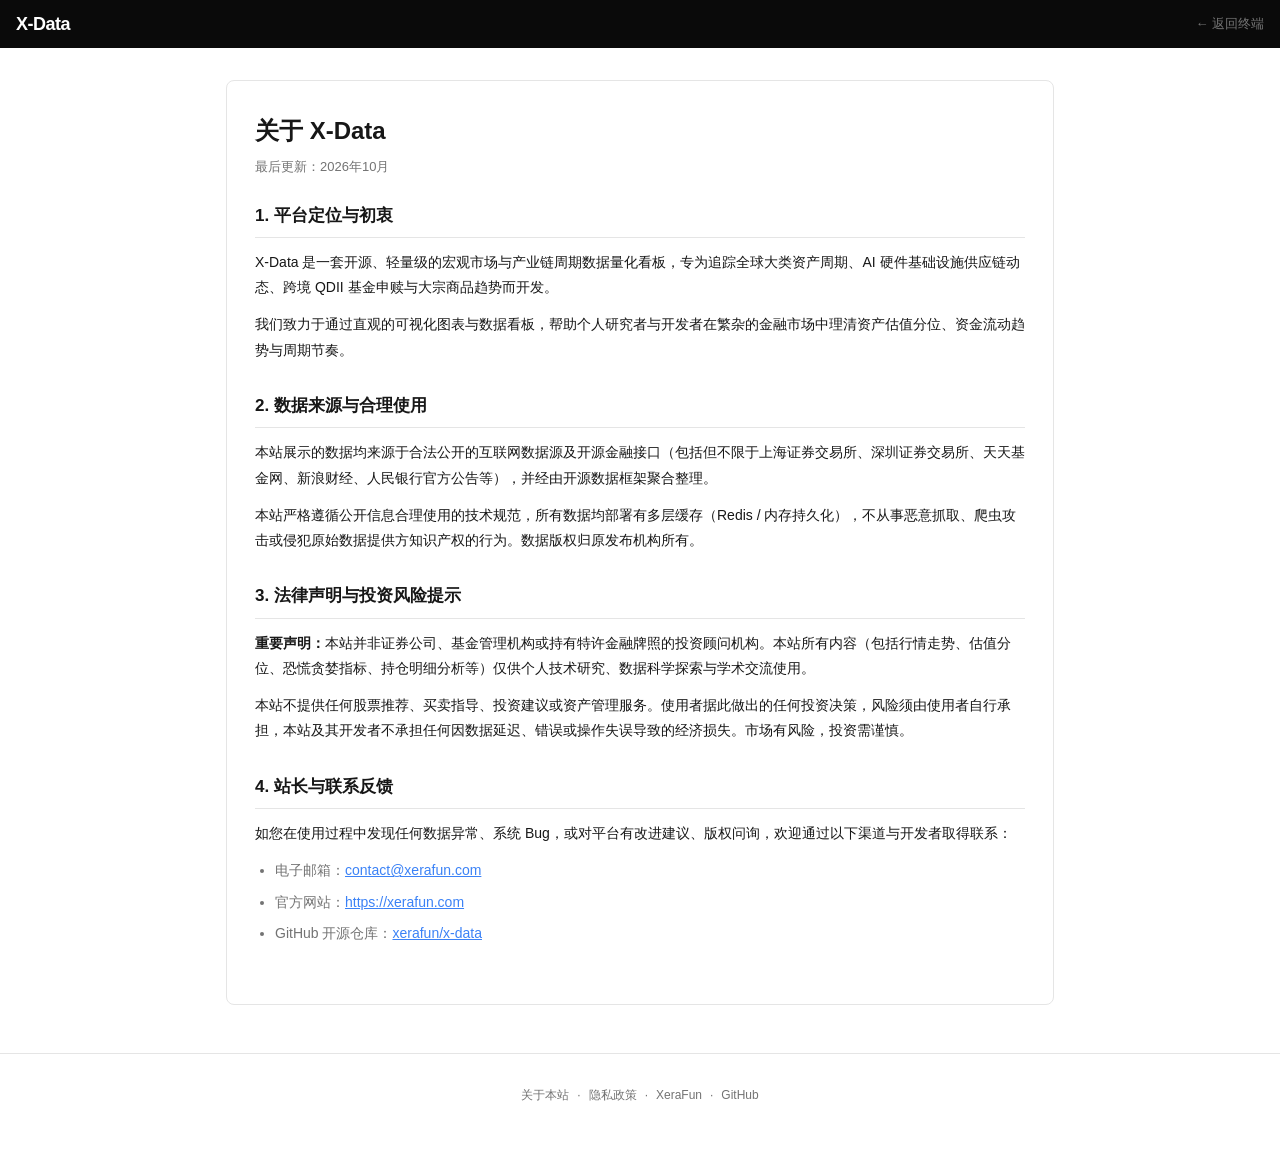
<file: web/about.html>
<!DOCTYPE html>
<html lang="zh-CN">

<head>
    <meta charset="UTF-8">
    <meta name="viewport" content="width=device-width, initial-scale=1.0">
    <title>关于本站 | X-Data</title>
    <link rel="icon" href="favicon.ico" type="image/x-icon">
    <link rel="stylesheet" href="css/styles.css?v=1793323823">
</head>

<body>
    <header class="navbar">
        <div class="navbar-content">
            <a href="./" class="brand" title="回到首页">X-Data</a>
            <div class="nav-right" style="display: flex; align-items: center; gap: 16px;">
                <a href="./" style="color: var(--text-secondary); text-decoration: none; font-size: 13px; font-weight: 500;">&larr; 返回终端</a>
            </div>
        </div>
    </header>

    <main class="main-container" style="max-width: 860px; margin: 32px auto; padding: 0 16px;">
        <div class="card" style="padding: 32px 28px;">
            <h1 style="font-size: 24px; font-weight: 700; margin-bottom: 8px; color: var(--text-primary);">关于 X-Data</h1>
            <p style="font-size: 13px; color: var(--text-secondary); margin-bottom: 24px;">最后更新：2026年10月</p>

            <section style="margin-bottom: 28px; line-height: 1.8; color: var(--text-primary); font-size: 14px;">
                <h2 style="font-size: 17px; font-weight: 600; margin-bottom: 12px; color: var(--text-primary); border-bottom: 1px solid var(--border-light); padding-bottom: 6px;">1. 平台定位与初衷</h2>
                <p style="margin-bottom: 12px;">X-Data 是一套开源、轻量级的宏观市场与产业链周期数据量化看板，专为追踪全球大类资产周期、AI 硬件基础设施供应链动态、跨境 QDII 基金申赎与大宗商品趋势而开发。</p>
                <p>我们致力于通过直观的可视化图表与数据看板，帮助个人研究者与开发者在繁杂的金融市场中理清资产估值分位、资金流动趋势与周期节奏。</p>
            </section>

            <section style="margin-bottom: 28px; line-height: 1.8; color: var(--text-primary); font-size: 14px;">
                <h2 style="font-size: 17px; font-weight: 600; margin-bottom: 12px; color: var(--text-primary); border-bottom: 1px solid var(--border-light); padding-bottom: 6px;">2. 数据来源与合理使用</h2>
                <p style="margin-bottom: 12px;">本站展示的数据均来源于合法公开的互联网数据源及开源金融接口（包括但不限于上海证券交易所、深圳证券交易所、天天基金网、新浪财经、人民银行官方公告等），并经由开源数据框架聚合整理。</p>
                <p>本站严格遵循公开信息合理使用的技术规范，所有数据均部署有多层缓存（Redis / 内存持久化），不从事恶意抓取、爬虫攻击或侵犯原始数据提供方知识产权的行为。数据版权归原发布机构所有。</p>
            </section>

            <section style="margin-bottom: 28px; line-height: 1.8; color: var(--text-primary); font-size: 14px;">
                <h2 style="font-size: 17px; font-weight: 600; margin-bottom: 12px; color: var(--text-primary); border-bottom: 1px solid var(--border-light); padding-bottom: 6px;">3. 法律声明与投资风险提示</h2>
                <p style="margin-bottom: 12px;"><strong>重要声明：</strong>本站并非证券公司、基金管理机构或持有特许金融牌照的投资顾问机构。本站所有内容（包括行情走势、估值分位、恐慌贪婪指标、持仓明细分析等）仅供个人技术研究、数据科学探索与学术交流使用。</p>
                <p>本站不提供任何股票推荐、买卖指导、投资建议或资产管理服务。使用者据此做出的任何投资决策，风险须由使用者自行承担，本站及其开发者不承担任何因数据延迟、错误或操作失误导致的经济损失。市场有风险，投资需谨慎。</p>
            </section>

            <section style="margin-bottom: 20px; line-height: 1.8; color: var(--text-primary); font-size: 14px;">
                <h2 style="font-size: 17px; font-weight: 600; margin-bottom: 12px; color: var(--text-primary); border-bottom: 1px solid var(--border-light); padding-bottom: 6px;">4. 站长与联系反馈</h2>
                <p style="margin-bottom: 12px;">如您在使用过程中发现任何数据异常、系统 Bug，或对平台有改进建议、版权问询，欢迎通过以下渠道与开发者取得联系：</p>
                <ul style="padding-left: 20px; color: var(--text-secondary);">
                    <li style="margin-bottom: 6px;">电子邮箱：<a href="mailto:contact@xerafun.com" style="color: var(--accent-blue);">contact@xerafun.com</a></li>
                    <li style="margin-bottom: 6px;">官方网站：<a href="https://xerafun.com" target="_blank" rel="noopener noreferrer" style="color: var(--accent-blue);">https://xerafun.com</a></li>
                    <li style="margin-bottom: 6px;">GitHub 开源仓库：<a href="https://github.com/xerafun/x-data" target="_blank" rel="noopener noreferrer" style="color: var(--accent-blue);">xerafun/x-data</a></li>
                </ul>
            </section>
        </div>
    </main>

    <footer>
        <div class="footer-links">
            <a href="about.html">关于本站</a>
            <span class="footer-sep">·</span>
            <a href="privacy.html">隐私政策</a>
            <span class="footer-sep">·</span>
            <a href="https://xerafun.com" target="_blank" rel="noopener noreferrer">XeraFun</a>
            <span class="footer-sep">·</span>
            <a href="https://github.com/xerafun/x-data" target="_blank" rel="noopener noreferrer">GitHub</a>
        </div>
    </footer>
</body>

</html>
</file>
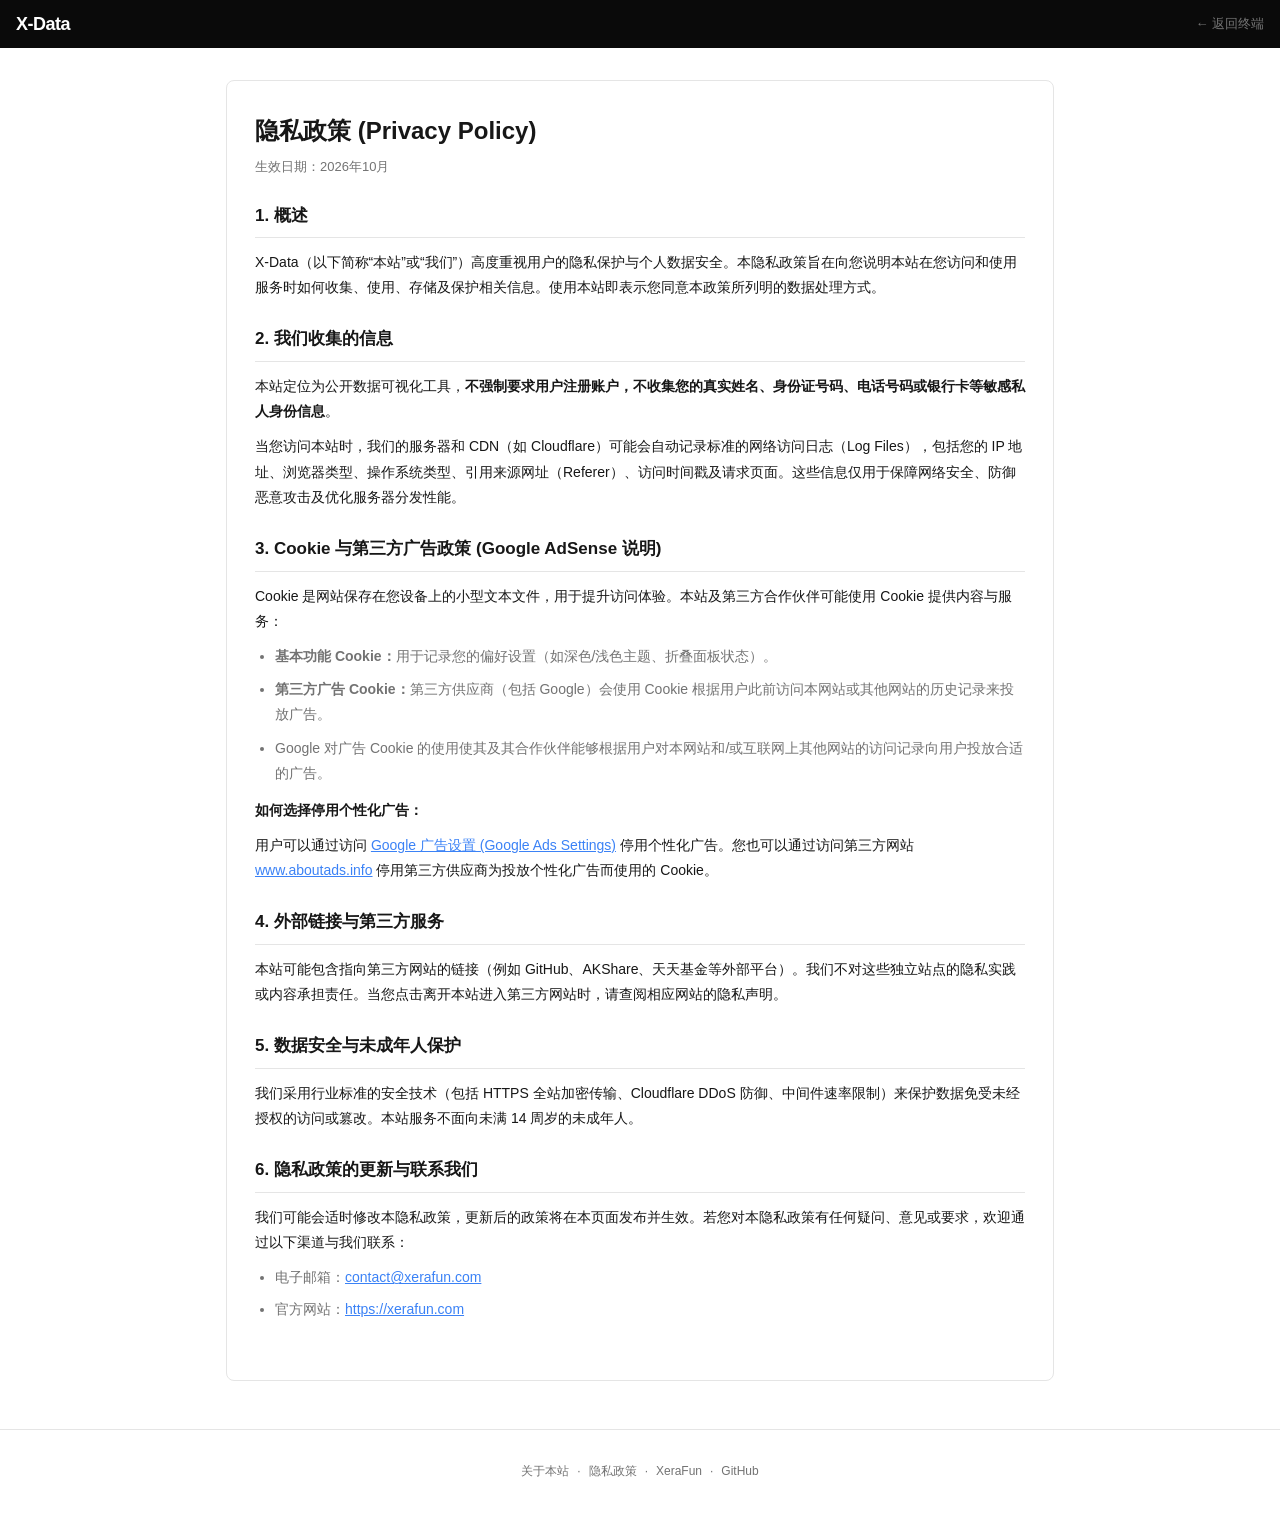
<file: web/privacy.html>
<!DOCTYPE html>
<html lang="zh-CN">

<head>
    <meta charset="UTF-8">
    <meta name="viewport" content="width=device-width, initial-scale=1.0">
    <title>隐私政策 | X-Data</title>
    <link rel="icon" href="favicon.ico" type="image/x-icon">
    <link rel="stylesheet" href="css/styles.css?v=1793323823">
</head>

<body>
    <header class="navbar">
        <div class="navbar-content">
            <a href="./" class="brand" title="回到首页">X-Data</a>
            <div class="nav-right" style="display: flex; align-items: center; gap: 16px;">
                <a href="./" style="color: var(--text-secondary); text-decoration: none; font-size: 13px; font-weight: 500;">&larr; 返回终端</a>
            </div>
        </div>
    </header>

    <main class="main-container" style="max-width: 860px; margin: 32px auto; padding: 0 16px;">
        <div class="card" style="padding: 32px 28px;">
            <h1 style="font-size: 24px; font-weight: 700; margin-bottom: 8px; color: var(--text-primary);">隐私政策 (Privacy Policy)</h1>
            <p style="font-size: 13px; color: var(--text-secondary); margin-bottom: 24px;">生效日期：2026年10月</p>

            <section style="margin-bottom: 24px; line-height: 1.8; color: var(--text-primary); font-size: 14px;">
                <h2 style="font-size: 17px; font-weight: 600; margin-bottom: 12px; color: var(--text-primary); border-bottom: 1px solid var(--border-light); padding-bottom: 6px;">1. 概述</h2>
                <p>X-Data（以下简称“本站”或“我们”）高度重视用户的隐私保护与个人数据安全。本隐私政策旨在向您说明本站在您访问和使用服务时如何收集、使用、存储及保护相关信息。使用本站即表示您同意本政策所列明的数据处理方式。</p>
            </section>

            <section style="margin-bottom: 24px; line-height: 1.8; color: var(--text-primary); font-size: 14px;">
                <h2 style="font-size: 17px; font-weight: 600; margin-bottom: 12px; color: var(--text-primary); border-bottom: 1px solid var(--border-light); padding-bottom: 6px;">2. 我们收集的信息</h2>
                <p style="margin-bottom: 10px;">本站定位为公开数据可视化工具，<strong>不强制要求用户注册账户，不收集您的真实姓名、身份证号码、电话号码或银行卡等敏感私人身份信息</strong>。</p>
                <p>当您访问本站时，我们的服务器和 CDN（如 Cloudflare）可能会自动记录标准的网络访问日志（Log Files），包括您的 IP 地址、浏览器类型、操作系统类型、引用来源网址（Referer）、访问时间戳及请求页面。这些信息仅用于保障网络安全、防御恶意攻击及优化服务器分发性能。</p>
            </section>

            <section style="margin-bottom: 24px; line-height: 1.8; color: var(--text-primary); font-size: 14px;">
                <h2 style="font-size: 17px; font-weight: 600; margin-bottom: 12px; color: var(--text-primary); border-bottom: 1px solid var(--border-light); padding-bottom: 6px;">3. Cookie 与第三方广告政策 (Google AdSense 说明)</h2>
                <p style="margin-bottom: 10px;">Cookie 是网站保存在您设备上的小型文本文件，用于提升访问体验。本站及第三方合作伙伴可能使用 Cookie 提供内容与服务：</p>
                <ul style="padding-left: 20px; margin-bottom: 12px; color: var(--text-secondary);">
                    <li style="margin-bottom: 8px;"><strong>基本功能 Cookie：</strong>用于记录您的偏好设置（如深色/浅色主题、折叠面板状态）。</li>
                    <li style="margin-bottom: 8px;"><strong>第三方广告 Cookie：</strong>第三方供应商（包括 Google）会使用 Cookie 根据用户此前访问本网站或其他网站的历史记录来投放广告。</li>
                    <li style="margin-bottom: 8px;">Google 对广告 Cookie 的使用使其及其合作伙伴能够根据用户对本网站和/或互联网上其他网站的访问记录向用户投放合适的广告。</li>
                </ul>
                <p style="margin-bottom: 10px;"><strong>如何选择停用个性化广告：</strong></p>
                <p>用户可以通过访问 <a href="https://adssettings.google.com/" target="_blank" rel="noopener noreferrer" style="color: var(--accent-blue);">Google 广告设置 (Google Ads Settings)</a> 停用个性化广告。您也可以通过访问第三方网站 <a href="https://www.aboutads.info" target="_blank" rel="noopener noreferrer" style="color: var(--accent-blue);">www.aboutads.info</a> 停用第三方供应商为投放个性化广告而使用的 Cookie。</p>
            </section>

            <section style="margin-bottom: 24px; line-height: 1.8; color: var(--text-primary); font-size: 14px;">
                <h2 style="font-size: 17px; font-weight: 600; margin-bottom: 12px; color: var(--text-primary); border-bottom: 1px solid var(--border-light); padding-bottom: 6px;">4. 外部链接与第三方服务</h2>
                <p>本站可能包含指向第三方网站的链接（例如 GitHub、AKShare、天天基金等外部平台）。我们不对这些独立站点的隐私实践或内容承担责任。当您点击离开本站进入第三方网站时，请查阅相应网站的隐私声明。</p>
            </section>

            <section style="margin-bottom: 24px; line-height: 1.8; color: var(--text-primary); font-size: 14px;">
                <h2 style="font-size: 17px; font-weight: 600; margin-bottom: 12px; color: var(--text-primary); border-bottom: 1px solid var(--border-light); padding-bottom: 6px;">5. 数据安全与未成年人保护</h2>
                <p>我们采用行业标准的安全技术（包括 HTTPS 全站加密传输、Cloudflare DDoS 防御、中间件速率限制）来保护数据免受未经授权的访问或篡改。本站服务不面向未满 14 周岁的未成年人。</p>
            </section>

            <section style="margin-bottom: 20px; line-height: 1.8; color: var(--text-primary); font-size: 14px;">
                <h2 style="font-size: 17px; font-weight: 600; margin-bottom: 12px; color: var(--text-primary); border-bottom: 1px solid var(--border-light); padding-bottom: 6px;">6. 隐私政策的更新与联系我们</h2>
                <p style="margin-bottom: 10px;">我们可能会适时修改本隐私政策，更新后的政策将在本页面发布并生效。若您对本隐私政策有任何疑问、意见或要求，欢迎通过以下渠道与我们联系：</p>
                <ul style="padding-left: 20px; color: var(--text-secondary);">
                    <li style="margin-bottom: 6px;">电子邮箱：<a href="mailto:contact@xerafun.com" style="color: var(--accent-blue);">contact@xerafun.com</a></li>
                    <li style="margin-bottom: 6px;">官方网站：<a href="https://xerafun.com" target="_blank" rel="noopener noreferrer" style="color: var(--accent-blue);">https://xerafun.com</a></li>
                </ul>
            </section>
        </div>
    </main>

    <footer>
        <div class="footer-links">
            <a href="about.html">关于本站</a>
            <span class="footer-sep">·</span>
            <a href="privacy.html">隐私政策</a>
            <span class="footer-sep">·</span>
            <a href="https://xerafun.com" target="_blank" rel="noopener noreferrer">XeraFun</a>
            <span class="footer-sep">·</span>
            <a href="https://github.com/xerafun/x-data" target="_blank" rel="noopener noreferrer">GitHub</a>
        </div>
    </footer>
</body>

</html>
</file>
<file: web/css/styles.css>
/* X-Analytics - Unified Design System */

:root {
    /* 核心涨跌配色变量（由 config.js 统一控制，默认红涨绿跌） */
    --color-up: #ef4444;
    --color-up-dark: #dc2626;
    --color-up-light: rgba(239, 68, 68, 0.12);
    --color-up-border: rgba(239, 68, 68, 0.25);

    --color-down: #22c55e;
    --color-down-dark: #16a34a;
    --color-down-light: rgba(34, 197, 94, 0.12);
    --color-down-border: rgba(34, 197, 94, 0.25);

    --color-flat: #737373;

    /* Colors */
    --primary: #000000;
    --accent-red: #ef4444;
    /* Tailwind Red 500 */
    --accent-green: #22c55e;
    /* Tailwind Green 500 */
    --accent-blue: #3b82f6;
    /* Tailwind Blue 500 */

    --text-primary: #171717;
    --text-secondary: #737373;
    --text-inverse: #ffffff;

    --bg-body: #ffffff;
    --bg-header: #0a0a0a;
    --bg-card: #ffffff;
    --bg-subtle: #f5f5f5;

    --border-light: #e5e5e5;
    --border-dark: #262626;

    /* Typography */
    --font-sans: -apple-system, BlinkMacSystemFont, "Segoe UI", Roboto, Helvetica, Arial, sans-serif;
    --font-mono: ui-monospace, SFMono-Regular, Menlo, Monaco, Consolas, monospace;
}

/* Base Reset */
* {
    box-sizing: border-box;
    margin: 0;
    padding: 0;
    -webkit-tap-highlight-color: transparent;
    /* Remove tap highlight on mobile */
}

html,
body {
    overscroll-behavior: none;
    /* Disable elastic scrolling */
}

body {
    font-family: var(--font-sans);
    background: var(--bg-body);
    color: var(--text-primary);
    font-size: 14px;
    line-height: 1.5;
    -webkit-font-smoothing: antialiased;
}

/* Layout Utilities */
.main-container {
    max-width: 1400px;
    margin: 0 auto;
    padding: 16px;
}

/* Section Headers */
.section-header {
    display: flex;
    justify-content: space-between;
    align-items: center;
    margin-bottom: 16px;
    padding-bottom: 8px;
    border-bottom: 1px solid var(--border-light);
}

.section-title {
    font-size: 20px;
    font-weight: 700;
    color: var(--primary);
}

.subsection-title {
    font-size: 16px;
    font-weight: 600;
    color: var(--primary);
    margin: 0 0 14px 0;
    padding-left: 8px;
    border-left: 3px solid var(--accent-blue);
    display: flex;
    align-items: center;
}

.market-section {
    width: 100%;
}

.market-section + .market-section {
    margin-top: 36px;
}

.card-subtitle {
    margin-top: 2px;
    font-size: 12px;
    color: var(--text-secondary);
}

.refresh-badge {
    font-size: 11px;
    color: var(--text-secondary);
    display: flex;
    align-items: center;
    gap: 6px;
}

.pulse-dot {
    width: 6px;
    height: 6px;
    background: var(--accent-green);
    border-radius: 50%;
}

.refresh-btn {
    display: flex;
    align-items: center;
    gap: 4px;
    background: transparent;
    border: none;
    padding: 4px 8px;
    font-size: 12px;
    color: var(--text-secondary);
    cursor: pointer;
    transition: color 0.2s;
}

.refresh-btn:hover {
    color: var(--primary);
}

.refresh-btn:active {
    opacity: 0.7;
}


/* Responsive Grid System */
.grid {
    display: grid;
    gap: 16px;
    /* Auto-fit: Creates as many columns as fit with min width of 340px */
    grid-template-columns: repeat(auto-fit, minmax(340px, 1fr));
}

.market-asia-grid {
    grid-template-columns: 1fr;
    align-items: start;
}

.asia-indices-grid {
    grid-template-columns: repeat(4, 1fr);
}

@media (max-width: 640px) {
    .grid {
        grid-template-columns: 1fr;
    }
    .sector-ranking {
        grid-template-columns: 1fr;
    }

    .card {
        padding: 12px;
        min-width: 0;
    }

    .main-container {
        padding: 12px;
    }
}

@media (max-width: 900px) {
    .market-asia-grid {
        grid-template-columns: 1fr;
    }
    .asia-indices-grid {
        grid-template-columns: repeat(2, 1fr);
    }
}

/* Navbar */
.navbar {
    background: var(--bg-header);
    color: var(--text-inverse);
    height: 48px;
    display: flex;
    align-items: center;
    padding: 0 16px;
    position: sticky;
    top: 0;
    z-index: 50;
}

.navbar-content {
    width: 100%;
    max-width: 1400px;
    margin: 0 auto;
    display: flex;
    justify-content: space-between;
    align-items: center;
}

.github-link {
    color: var(--text-inverse);
    opacity: 0.7;
    transition: opacity 0.2s;
    display: flex;
    align-items: center;
}

.github-link:hover {
    opacity: 1;
}

.brand {
    font-weight: 700;
    font-size: 18px;
    letter-spacing: -0.5px;
    color: var(--text-inverse);
    text-decoration: none;
    cursor: pointer;
    transition: opacity 0.2s ease;
}

.brand:hover {
    opacity: 0.85;
}

.badge {
    font-size: 10px;
    background: #333;
    padding: 2px 6px;
    border-radius: 4px;
    margin-left: 8px;
    vertical-align: middle;
}

/* Tabs */
.tabs {
    display: flex;
    overflow-x: auto;
    border-bottom: 2px solid var(--primary);
    margin-bottom: 24px;
    gap: 24px;
    white-space: nowrap;
    -webkit-overflow-scrolling: touch;
    /* Smooth scroll on iOS */
    scrollbar-width: none;
    /* Firefox */
}

.tabs::-webkit-scrollbar {
    display: none;
}

.tab-btn {
    background: none;
    border: none;
    padding: 12px 0;
    font-weight: 600;
    font-size: 15px;
    color: var(--text-secondary);
    cursor: pointer;
    display: flex;
    align-items: center;
    gap: 6px;
    transition: color 0.2s;
}

.tab-btn.active {
    color: var(--primary);
}

.tab-content {
    display: none;
}

.tab-content.active {
    display: block;
    animation: fadeIn 0.3s ease;
}

@keyframes fadeIn {
    from {
        opacity: 0;
        transform: translateY(5px);
    }

    to {
        opacity: 1;
        transform: translateY(0);
    }
}

/* Cards */
.card {
    background: var(--bg-card);
    border: 1px solid var(--border-light);
    border-radius: 8px;
    padding: 16px;
    display: flex;
    flex-direction: column;
    height: 100%;
    min-width: 0;
}

.card.hero {
    border-top: 4px solid var(--primary);
}

.heatmap-card .card-body {
    min-width: 0;
}

#cn-sector-heatmap {
    width: 100%;
    min-width: 0;
}

.heatmap-container {
    height: 800px;
}

@media (max-width: 640px) {
    .heatmap-container {
        height: 400px;
    }
}

.card-header {
    display: flex;
    justify-content: space-between;
    align-items: center;
    margin-bottom: 16px;
}

.card-title {
    font-weight: 700;
    font-size: 15px;
    color: var(--primary);
    display: flex;
    align-items: center;
    gap: 6px;
}

.card-title i[data-lucide],
.card-title svg {
    width: 16px;
    height: 16px;
    flex-shrink: 0;
    display: inline-block;
    vertical-align: middle;
}



/* Data Components */

/* 1. Fear & Greed Gauge */
.fg-container {
    display: flex;
    flex-direction: column;
    align-items: center;
    text-align: center;
    padding: 8px 0;
}

.fg-gauge {
    width: 100%;
    max-width: 320px;
    height: auto;
    margin: 0 auto;
    position: relative;
    display: flex;
    justify-content: center;
    align-items: center;
}

.fg-gauge svg {
    width: 100%;
    height: auto;
    display: block;
    overflow: visible;
}

.fg-info {
    width: 100%;
    display: flex;
    flex-direction: column;
    align-items: center;
}

.fg-score {
    font-size: 36px;
    font-weight: 700;
    font-family: var(--font-mono);
    line-height: 1;
}

.fg-level {
    font-size: 20px;
    font-weight: 700;
    text-transform: uppercase;
    margin-top: 2px;
    margin-bottom: 4px;
    transition: color 0.3s ease;
}

.fg-desc {
    font-size: 12px;
    color: var(--text-secondary);
    line-height: 1.4;
    margin-bottom: 4px;
}

.fg-sub-badge {
    font-size: 11px;
    color: var(--text-tertiary);
    margin-top: 2px;
    margin-bottom: 8px;
    display: flex;
    align-items: center;
    justify-content: center;
    gap: 6px;
    flex-wrap: wrap;
}

.fg-sub-link {
    color: var(--text-secondary);
    text-decoration: none;
    display: inline-flex;
    align-items: center;
    gap: 3px;
    transition: color 0.15s ease;
}

.fg-sub-link:hover {
    color: var(--color-primary, #3b82f6);
}

.fg-factors-grid {
    display: flex;
    flex-wrap: wrap;
    gap: 5px;
    justify-content: center;
    margin-top: 10px;
    max-width: 320px;
}

.fg-factor-chip {
    font-size: 11px;
    padding: 2px 7px;
    border-radius: 4px;
    font-weight: 500;
    cursor: default;
    transition: all 0.15s ease;
    white-space: nowrap;
}

.fg-factor-chip.chip-high {
    background: rgba(16, 185, 129, 0.12);
    color: #059669;
    border: 1px solid rgba(16, 185, 129, 0.25);
}

.fg-factor-chip.chip-low {
    background: rgba(239, 68, 68, 0.1);
    color: #dc2626;
    border: 1px solid rgba(239, 68, 68, 0.25);
}

.fg-factor-chip.chip-up {
    background: var(--color-up-light, rgba(239, 68, 68, 0.1));
    color: var(--color-up-dark, #dc2626);
    border: 1px solid var(--color-up-border, rgba(239, 68, 68, 0.25));
}

.fg-factor-chip.chip-down {
    background: var(--color-down-light, rgba(34, 197, 94, 0.12));
    color: var(--color-down-dark, #16a34a);
    border: 1px solid var(--color-down-border, rgba(34, 197, 94, 0.25));
}

.fg-factor-chip.chip-neutral {
    background: rgba(0, 0, 0, 0.04);
    color: var(--text-secondary);
    border: 1px solid var(--border-light);
}

/* 2. Lists & Tables */
.list-container {
    overflow-x: auto;
    -webkit-overflow-scrolling: touch;
}

.list-item {
    display: flex;
    justify-content: space-between;
    align-items: center;
    padding: 10px 8px;
    border-bottom: 1px solid var(--border-light);
}

.list-item:last-child {
    border-bottom: none;
}



.item-main {
    flex: 1;
    min-width: 0;
    padding-right: 12px;
}

.item-title {
    font-weight: 600;
    font-size: 14px;
    white-space: nowrap;
    overflow: hidden;
    text-overflow: ellipsis;
    display: block;
}

.item-sub {
    font-size: 11px;
    color: var(--text-secondary);
    display: block;
    margin-top: 2px;
}

.item-value {
    text-align: right;
    font-family: var(--font-mono);
    font-weight: 600;
    white-space: nowrap;
    padding-right: 12px;
}

.item-change {
    font-size: 12px;
    font-family: var(--font-mono);
    margin-top: 2px;
    display: block;
}

/* 金属现货与期货标签样式 */
.metal-type-badge {
    font-size: 10px;
    font-weight: 600;
    padding: 1px 5px;
    border-radius: 4px;
    line-height: 1.3;
    display: inline-flex;
    align-items: center;
    letter-spacing: 0.2px;
    vertical-align: middle;
}

.metal-badge-spot {
    background: rgba(245, 158, 11, 0.12);
    color: #d97706;
    border: 1px solid rgba(245, 158, 11, 0.3);
}

[data-theme="dark"] .metal-badge-spot {
    background: rgba(245, 158, 11, 0.2);
    color: #fbbf24;
    border: 1px solid rgba(245, 158, 11, 0.4);
}

.metal-badge-futures {
    background: rgba(99, 102, 241, 0.1);
    color: #4f46e5;
    border: 1px solid rgba(99, 102, 241, 0.22);
}

[data-theme="dark"] .metal-badge-futures {
    background: rgba(99, 102, 241, 0.18);
    color: #818cf8;
    border: 1px solid rgba(99, 102, 241, 0.35);
}

.metal-desc {
    font-size: 11px;
    color: var(--text-tertiary);
}

/* 黄金水平热度条专属样式 */
.metal-heat-wrapper {
    width: 100%;
    display: flex;
    flex-direction: column;
    gap: 12px;
    padding: 2px 0 6px 0;
    text-align: left;
}

.metal-score-row {
    display: flex;
    justify-content: space-between;
    align-items: baseline;
}

.metal-score-main {
    display: flex;
    align-items: baseline;
    gap: 4px;
}

.metal-score-val {
    font-size: 38px;
    font-weight: 800;
    font-family: var(--font-mono, ui-monospace, monospace);
    line-height: 1;
    letter-spacing: -0.5px;
}

.metal-score-max {
    font-size: 13px;
    color: var(--text-tertiary, #94a3b8);
    font-weight: 600;
}

.metal-badge-group {
    display: flex;
    align-items: center;
    gap: 6px;
    flex-wrap: wrap;
}

.metal-level-pill {
    font-size: 12px;
    font-weight: 700;
    padding: 3px 10px;
    border-radius: 9999px;
    text-transform: uppercase;
}

.metal-percentile-pill {
    font-size: 11.5px;
    font-weight: 600;
    padding: 3px 8px;
    border-radius: 6px;
    background: var(--bg-tertiary, #f1f5f9);
    color: var(--text-secondary, #475569);
    border: 1px solid var(--border-color, #e2e8f0);
}

.metal-heat-summary {
    font-size: 12px;
    color: var(--text-secondary, #64748b);
    line-height: 1.4;
    margin-top: -4px;
}

/* 水平热度光谱条 */
.metal-spectrum-box {
    position: relative;
    padding: 34px 0 6px 0;
}

.metal-spectrum-bar {
    height: 10px;
    border-radius: 5px;
    background: linear-gradient(90deg, #16a34a 0%, #22c55e 25%, #eab308 50%, #f97316 75%, #dc2626 100%);
    position: relative;
    box-shadow: inset 0 1px 2px rgba(0, 0, 0, 0.15);
}

[data-color-mode="green-up-red-down"] .metal-spectrum-bar {
    background: linear-gradient(90deg, #dc2626 0%, #ef4444 25%, #eab308 50%, #22c55e 75%, #16a34a 100%);
}

.metal-spectrum-pin {
    position: absolute;
    bottom: -2px;
    transform: translateX(-50%);
    display: flex;
    flex-direction: column;
    align-items: center;
    transition: left 0.6s cubic-bezier(0.34, 1.56, 0.64, 1);
    z-index: 2;
    pointer-events: none;
}

.metal-pin-tooltip {
    font-size: 10.5px;
    font-weight: 700;
    font-family: var(--font-mono, ui-monospace, monospace);
    background: #0f172a;
    color: #ffffff;
    padding: 2.5px 7px;
    border-radius: 4px;
    white-space: nowrap;
    box-shadow: 0 2px 6px rgba(0, 0, 0, 0.25);
    margin-bottom: 4px;
    line-height: 1.2;
}

.metal-pin-pointer {
    display: none;
}

.metal-spectrum-dot {
    width: 14px;
    height: 14px;
    border-radius: 50%;
    background: #0f172a;
    border: 2.5px solid #ffffff;
    box-shadow: 0 1px 4px rgba(0, 0, 0, 0.3);
    margin-top: 0;
}

.metal-scale-labels {
    display: flex;
    justify-content: space-between;
    margin-top: 14px;
    font-size: 10px;
    font-weight: 600;
}

.metal-scale-labels .scale-item {
    opacity: 0.65;
    transition: opacity 0.3s ease, font-weight 0.3s ease, transform 0.2s ease;
}

.metal-scale-labels .scale-item.active {
    opacity: 1 !important;
    font-weight: 800 !important;
}

.scale-ext-oversold { color: #16a34a; }
.scale-oversold { color: #22c55e; }
.scale-neutral { color: #ca8a04; }
.scale-overbought { color: #f97316; }
.scale-ext-overbought { color: #dc2626; }

[data-theme="dark"] .scale-neutral { color: #facc15; }

[data-color-mode="green-up-red-down"] .scale-ext-oversold { color: #dc2626; }
[data-color-mode="green-up-red-down"] .scale-oversold { color: #ef4444; }
[data-color-mode="green-up-red-down"] .scale-overbought { color: #22c55e; }
[data-color-mode="green-up-red-down"] .scale-ext-overbought { color: #16a34a; }

/* 4 大技术因子 */
.metal-factors-grid {
    display: grid;
    grid-template-columns: repeat(2, 1fr);
    gap: 6px;
    padding-top: 8px;
    border-top: 1px solid var(--border-color, #f1f5f9);
}

.metal-factor-item {
    display: flex;
    justify-content: space-between;
    align-items: center;
    background: var(--bg-secondary, #f8fafc);
    border: 1px solid var(--border-color, #e2e8f0);
    border-radius: 6px;
    padding: 5px 8px;
    font-size: 11px;
}

.metal-factor-label {
    color: var(--text-secondary, #64748b);
}

.metal-factor-val {
    font-weight: 700;
    font-family: var(--font-mono, ui-monospace, monospace);
}

.val-oversold { color: #16a34a; }
.val-overbought { color: #dc2626; }
[data-color-mode="green-up-red-down"] .val-oversold { color: #dc2626; }
[data-color-mode="green-up-red-down"] .val-overbought { color: #16a34a; }
.val-up { color: var(--color-up, #ef4444); }
.val-down { color: var(--color-down, #22c55e); }

/* Dark mode overrides */
[data-theme="dark"] .metal-pin-tooltip {
    background: #ffffff;
    color: #0f172a;
}
[data-theme="dark"] .metal-spectrum-dot {
    background: #0f172a;
    border-color: #ffffff;
}

/* 3. Heatmap Grid */
.heat-grid {
    display: grid;
    grid-template-columns: repeat(2, 1fr);
    gap: 1px;
    background: var(--border-light);
    /* Borders */
    border: 1px solid var(--border-light);
    border-radius: 4px;
    overflow: hidden;
}

.heat-cell {
    background: #fff;
    padding: 12px;
    text-align: center;
}

.heat-val {
    font-family: var(--font-mono);
    font-weight: 700;
    margin-top: 4px;
}

/* 4. Bonds / Grid Layout */
.bond-scroll {
    display: flex;
    flex-wrap: wrap;
    gap: 8px;
    padding-bottom: 0;
}

.bond-item {
    flex: 1 0 84px;
    /* Grow to fill, min width 84px */
    text-align: center;
    padding: 8px 4px;
    background: var(--bg-subtle);
    border-radius: 4px;
}

.card-header h3 {
    margin: 0;
    font-size: 16px;
    font-weight: 600;
}

.header-actions {
    display: flex;
    align-items: center;
    gap: 12px;
}

.bond-name {
    font-size: 11px;
    font-weight: 700;
    color: var(--text-secondary);
    display: block;
    margin-bottom: 4px;
}

.bond-rate {
    font-family: var(--font-mono);
    font-weight: 600;
    font-size: 14px;
    white-space: nowrap;
}

/* Utility Classes: 统一由全局配色变量驱动 (默认红涨绿跌) */
.text-up,
.text-up-us {
    color: var(--color-up, #ef4444) !important;
}

.text-down,
.text-down-us {
    color: var(--color-down, #22c55e) !important;
}

.text-neutral {
    color: #ca8a04 !important;
}

[data-theme="dark"] .text-neutral {
    color: #facc15 !important;
}

.text-mono {
    font-family: var(--font-mono);
}

.loading {
    padding: 32px;
    text-align: center;
    color: var(--text-secondary);
    display: flex;
    align-items: center;
    justify-content: center;
    gap: 6px;
    width: 100%;
    /* Ensure full width in block containers */
    flex: 1;
    /* Grow in flex containers */
}

/* Helper Classes */
.w-full {
    width: 100%;
}

.h-64 {
    height: 16rem;
}

/* 256px */
@media (min-width: 768px) {
    .md\:h-96 {
        height: 24rem;
    }

    /* 384px */
}

/* End Helper Classes */

/* Ensure loading/error messages in grid layouts span full width */
.heat-grid .loading {
    grid-column: 1 / -1;
}

/* Footer */
footer {
    border-top: 1px solid var(--border-light);
    padding: 32px 16px 40px;
    margin-top: 48px;
    text-align: center;
    color: var(--text-secondary);
    font-size: 12px;
}

.footer-links {
    display: flex;
    justify-content: center;
    align-items: center;
    gap: 8px;
    flex-wrap: wrap;
    margin-bottom: 14px;
}

.footer-links a {
    color: var(--text-secondary);
    font-weight: 500;
    text-decoration: none;
    transition: color 0.2s ease;
}

.footer-links a:hover {
    color: var(--accent-blue);
    text-decoration: underline;
}

.footer-sep {
    color: var(--text-tertiary);
}

.disclaimer-text {
    max-width: 840px;
    margin: 0 auto 12px;
    line-height: 1.6;
    font-size: 11px;
    color: var(--text-tertiary);
}

.copyright-text {
    margin: 0;
    font-size: 11.5px;
    color: var(--text-tertiary);
}

footer a {
    color: inherit;
    text-decoration: none;
    font-weight: 600;
    transition: color 0.2s ease;
}

footer a:hover {
    color: var(--accent-blue);
    text-decoration: underline;
}

@media (min-width: 768px) {


    .heat-grid {
        grid-template-columns: repeat(2, 1fr);
    }
}

.divider {
    height: 1px;
    background-color: var(--border-light);
    margin: 16px 0;
    width: 100%;
}

/* Info Icon & Modal */
.info-btn {
    background: none;
    border: none;
    color: var(--text-secondary);
    cursor: pointer;
    padding: 3px;
    display: none;
    /* Hidden by default, shown by JS when data loads */
    align-items: center;
    justify-content: center;
    min-width: 22px;
    min-height: 22px;
    border-radius: 4px;
    transition: color 0.15s, background-color 0.15s;
    touch-action: manipulation;
}

.info-btn:hover {
    color: var(--primary);
    background: rgba(0, 0, 0, 0.04);
}

@media (max-width: 640px) {
    .info-btn {
        min-width: 28px;
        min-height: 28px;
    }
}

.modal-overlay {
    position: fixed;
    top: 0;
    left: 0;
    width: 100%;
    height: 100%;
    background: rgba(0, 0, 0, 0.5);
    z-index: 1000;
    display: flex;
    justify-content: center;
    align-items: center;
    padding: 20px;
    animation: fadeIn 0.2s ease;
}

.modal-content {
    background: var(--bg-card);
    border-radius: 8px;
    padding: 24px;
    max-width: 500px;
    width: 100%;
    max-height: 80vh;
    overflow-y: auto;
    position: relative;
    box-shadow: 0 4px 20px rgba(0, 0, 0, 0.15);
    animation: slideUp 0.2s ease;
}

.modal-header {
    display: flex;
    justify-content: space-between;
    align-items: center;
    margin-bottom: 16px;
    border-bottom: 1px solid var(--border-light);
    padding-bottom: 12px;
}

.modal-title {
    font-size: 18px;
    font-weight: 700;
    color: var(--primary);
}

.modal-close {
    background: none;
    border: none;
    cursor: pointer;
    color: var(--text-secondary);
    padding: 4px;
}

.modal-close:hover {
    color: var(--primary);
}

.modal-body {
    font-size: 14px;
    line-height: 1.6;
    color: var(--text-primary);
    white-space: pre-wrap;
}

@keyframes slideUp {
    from {
        opacity: 0;
        transform: translateY(20px);
    }

    to {
        opacity: 1;
        transform: translateY(0);
    }
}



.heat-tag {
    display: inline-flex;
    align-items: center;
    gap: 2px;
    padding: 2px 6px;
    border-radius: 4px;
    font-weight: 500;
    white-space: nowrap;
}

.heat-red {
    background: var(--color-up-light, rgba(239, 68, 68, 0.15));
    color: var(--color-up-dark, #dc2626);
}

.heat-green {
    background: var(--color-down-light, rgba(34, 197, 94, 0.15));
    color: var(--color-down-dark, #16a34a);
}

.heat-orange {
    background: rgba(249, 115, 22, 0.15);
    color: #ea580c;
}

.heat-gray {
    background: rgba(115, 115, 115, 0.1);
    color: #737373;
}

.heat-blue {
    background: rgba(59, 130, 246, 0.15);
    color: #2563eb;
}

.analysis-tip {
    color: var(--text-secondary);
    font-size: 11px;
}

.index-item {
    background: #fff;
    padding: 12px;
    text-align: center;
}

.index-name {
    font-size: 13px;
    color: var(--text-secondary);
    margin-bottom: 4px;
}

.index-price {
    font-size: 20px;
    font-family: var(--font-mono);
    font-weight: 700;
    line-height: 1.2;
}

.index-change {
    font-size: 12px;
    font-family: var(--font-mono);
    margin: 2px 0 4px 0;
}

.index-vol {
    font-size: 11px;
    color: var(--text-secondary);
}

/* Overbought/Oversold Signal */
.obo-container {
    margin-top: 12px;
    padding-top: 12px;
    border-top: 1px dashed var(--border-light);
}

.obo-signal {
    display: flex;
    align-items: center;
    justify-content: center;
    gap: 8px;
    padding: 8px 12px;
    border-radius: 6px;
    background: var(--bg-subtle);
}

.obo-label {
    font-size: 12px;
    color: var(--text-secondary);
}

.obo-level {
    font-weight: 700;
    font-size: 14px;
}

.obo-strength {
    font-family: var(--font-mono);
    font-size: 12px;
    color: var(--text-secondary);
}

.obo-overbought {
    background: rgba(239, 68, 68, 0.1);
}

.obo-overbought .obo-level {
    color: var(--accent-red);
}

.obo-oversold {
    background: rgba(34, 197, 94, 0.1);
}

.obo-oversold .obo-level {
    color: var(--accent-green);
}

.obo-neutral .obo-level {
    color: var(--text-secondary);
}

.obo-tags {
    display: flex;
    justify-content: center;
    flex-wrap: wrap;
    gap: 6px;
    margin-top: 8px;
}

/* 边界标签防遮挡/防溢出：首个靠左对其，末个靠右对齐 */
.obo-tags .has-tooltip:first-child::after {
    left: 0;
    transform: translateY(-4px);
}

.obo-tags .has-tooltip:first-child:hover::after {
    left: 0;
    transform: translateY(-8px);
}

.obo-tags .has-tooltip:last-child::after {
    left: auto;
    right: 0;
    transform: translateY(-4px);
}

.obo-tags .has-tooltip:last-child:hover::after {
    left: auto;
    right: 0;
    transform: translateY(-8px);
}

.obo-loading {
    text-align: center;
    font-size: 12px;
    color: var(--text-secondary);
    padding: 8px;
}

/* Sector Ranking */
.sector-ranking {
    display: grid;
    grid-template-columns: 1fr;
    gap: 16px;
    margin-bottom: 16px;
    padding-bottom: 16px;
    border-bottom: 1px solid var(--border-light);
}

@media (min-width: 641px) {
    .sector-ranking {
        grid-template-columns: 1fr 1fr;
    }
}

.ranking-column {
    display: flex;
    flex-direction: column;
}

.ranking-header {
    display: flex;
    align-items: center;
    gap: 6px;
    font-size: 13px;
    font-weight: 700;
    margin-bottom: 8px;
    padding-bottom: 6px;
    border-bottom: 1px dashed var(--border-light);
}

.ranking-header.up {
    color: var(--color-up, #ef4444);
}

.ranking-header.down {
    color: var(--color-down, #22c55e);
}

.ranking-item {
    display: flex;
    flex-direction: column;
    padding: 6px 8px;
    border-bottom: 1px solid var(--border-light);
}

.ranking-item:last-child {
    border-bottom: none;
}

.ranking-row {
    display: flex;
    justify-content: space-between;
    align-items: flex-start;
}

.ranking-left {
    display: flex;
    flex-direction: column;
    gap: 2px;
    flex: 1;
    min-width: 0;
}

.ranking-right {
    display: flex;
    flex-direction: column;
    align-items: flex-end;
    gap: 2px;
    flex-shrink: 0;
}

.ranking-name {
    font-size: 13px;
    font-weight: 600;
    white-space: nowrap;
    overflow: hidden;
    text-overflow: ellipsis;
}

.ranking-turnover {
    font-size: 11px;
    color: var(--text-secondary);
}

.ranking-change {
    font-family: var(--font-mono);
    font-size: 13px;
    font-weight: 700;
    padding-right: 12px;
}

.ranking-sentiment {
    font-size: 11px;
    font-weight: 600;
}

.ranking-meta {
    display: flex;
    gap: 8px;
    font-size: 11px;
    color: var(--text-secondary);
    margin-top: 2px;
}

.ranking-meta span {
    white-space: nowrap;
    overflow: hidden;
    text-overflow: ellipsis;
}

@media (max-width: 480px) {
    .sector-ranking {
        gap: 12px;
    }

    .ranking-name {
        font-size: 12px;
    }

    .ranking-change {
        font-size: 12px;
    }
}

/* Tooltip (Reusable) */
.has-tooltip {
    position: relative;
    cursor: help;
}

.has-tooltip::after {
    content: attr(data-tooltip);
    position: absolute;
    bottom: 100%;
    left: 50%;
    transform: translateX(-50%) translateY(-4px);
    background: rgba(15, 23, 42, 0.94);
    color: #fff;
    padding: 5px 9px;
    border-radius: 6px;
    font-size: 11.5px;
    font-weight: 400;
    white-space: nowrap;
    opacity: 0;
    visibility: hidden;
    transition: opacity 0.15s, transform 0.15s;
    pointer-events: none;
    z-index: 1000;
    box-shadow: 0 4px 12px rgba(0, 0, 0, 0.25);
}

.has-tooltip:hover::after {
    opacity: 1;
    visibility: visible;
    transform: translateX(-50%) translateY(-8px);
}

/* ==========================================================================
   AI 产业链专属样式 (AI Module Styles)
   ========================================================================== */

.ai-header-grid {
    display: grid;
    grid-template-columns: 1.45fr 0.9fr 1.35fr;
    gap: 16px;
    align-items: stretch;
}

@media (max-width: 900px) {
    .ai-header-grid {
        grid-template-columns: 1fr;
        gap: 12px;
    }
}

.ai-badge-label {
    font-size: 11px;
    text-transform: uppercase;
    letter-spacing: 0.5px;
    color: var(--text-secondary);
    margin-bottom: 6px;
    font-weight: 600;
}

/* ==========================================================================
   AI Market Heat 主评分卡 (Expanded Score Box)
   ========================================================================== */

.ai-score-box {
    background: #f8fafc;
    border: 1px solid var(--border-light);
    border-radius: 8px;
    padding: 16px;
    display: flex;
    flex-direction: column;
    justify-content: space-between;
    min-width: 0;
}

[data-theme="dark"] .ai-score-box {
    background: rgba(255, 255, 255, 0.02);
    border-color: rgba(255, 255, 255, 0.08);
}

.ai-score-header {
    display: flex;
    align-items: center;
    justify-content: space-between;
    gap: 8px;
    margin-bottom: 6px;
}

.ai-model-pill {
    font-size: 10px;
    color: var(--text-tertiary);
    background: rgba(0, 0, 0, 0.05);
    padding: 2px 7px;
    border-radius: 10px;
    font-weight: 600;
    white-space: nowrap;
}

[data-theme="dark"] .ai-model-pill {
    background: rgba(255, 255, 255, 0.06);
}

.ai-score-main-row {
    display: flex;
    align-items: baseline;
    justify-content: space-between;
    flex-wrap: wrap;
    gap: 8px 12px;
    margin-top: 2px;
    margin-bottom: 6px;
}

.ai-score-num-group {
    display: flex;
    align-items: baseline;
    gap: 4px;
}

.ai-score-num {
    font-size: 40px;
    font-weight: 800;
    font-family: var(--font-mono);
    line-height: 1;
    letter-spacing: -1px;
}

.ai-score-max {
    font-size: 14px;
    color: var(--text-secondary);
    font-weight: 500;
}

.ai-score-status-group {
    display: flex;
    flex-wrap: wrap;
    gap: 6px;
    align-items: center;
}

/* 连续温度指示条 (Visual Heat Spectrum) */
.ai-spectrum-wrapper {
    margin: 8px 0 6px 0;
    position: relative;
    padding: 4px 0 0 0;
}

/* AI 全谱连续渐变轨道 (与黄金 100% 保持完全一致的单条连续平滑过渡，50% 中性对称) */
.ai-spectrum-track {
    position: relative;
    width: 100%;
    height: 8px;
    border-radius: 4px;
    background: linear-gradient(90deg, #16a34a 0%, #22c55e 25%, #eab308 50%, #f97316 75%, #dc2626 100%);
    box-shadow: inset 0 1px 2px rgba(0, 0, 0, 0.12);
    overflow: visible;
}

[data-color-mode="green-up-red-down"] .ai-spectrum-track {
    background: linear-gradient(90deg, #dc2626 0%, #ef4444 25%, #eab308 50%, #22c55e 75%, #16a34a 100%);
}

.ai-spectrum-pin {
    position: absolute;
    top: 50%;
    transform: translate(-50%, -50%);
    pointer-events: none;
    z-index: 2;
    transition: left 0.8s cubic-bezier(0.34, 1.56, 0.64, 1);
}

.ai-spectrum-dot {
    width: 13px;
    height: 13px;
    border-radius: 50%;
    background: #0f172a;
    border: 2px solid #ffffff;
    box-shadow: 0 0 8px rgba(0, 0, 0, 0.35);
}

[data-theme="dark"] .ai-spectrum-dot {
    background: #0f172a;
    border-color: #ffffff;
}

.ai-spectrum-labels {
    display: flex;
    justify-content: space-between;
    font-size: 10px;
    margin-top: 5px;
    padding: 0 1px;
}

.spectrum-lbl, .thermo-lbl {
    opacity: 0.65;
    font-weight: 600;
    transition: opacity 0.3s ease, font-weight 0.3s ease, transform 0.2s ease;
}

.spectrum-lbl.active, .thermo-lbl.active {
    opacity: 1 !important;
    font-weight: 800 !important;
}

.color-cooling    { color: #16a34a; }
.color-cool-light { color: #22c55e; }
.color-neutral    { color: #ca8a04; }
.color-active     { color: #ea580c; }
.color-warning    { color: #dc2626; }

[data-color-mode="green-up-red-down"] .color-cooling    { color: #dc2626; }
[data-color-mode="green-up-red-down"] .color-cool-light { color: #ef4444; }
[data-color-mode="green-up-red-down"] .color-active     { color: #22c55e; }
[data-color-mode="green-up-red-down"] .color-warning    { color: #16a34a; }

.ai-score-footer {
    font-size: 10.5px;
    color: var(--text-tertiary);
    display: flex;
    justify-content: space-between;
    align-items: center;
    flex-wrap: wrap;
    gap: 6px;
    padding-top: 8px;
    border-top: 1px dashed var(--border-light);
    margin-top: 4px;
}

[data-theme="dark"] .ai-score-footer {
    border-top-color: rgba(255, 255, 255, 0.08);
}

.ai-footer-pe strong {
    color: var(--text-primary);
    font-family: var(--font-mono);
}

.ai-grid-row {
    display: grid;
    grid-template-columns: 1fr 1fr;
    gap: 16px;
    margin-bottom: 16px;
    align-items: stretch;
}

@media (max-width: 900px) {
    .ai-grid-row {
        grid-template-columns: 1fr;
        gap: 12px;
        margin-bottom: 12px;
    }
}

.ai-card-module {
    display: flex;
    flex-direction: column;
    height: 100%;
}

.ai-card-module .card-body {
    flex: 1;
    display: flex;
    flex-direction: column;
    justify-content: flex-start;
    gap: 8px;
}

.ai-score-tip {
    font-size: 11px;
    color: var(--text-tertiary);
    margin-top: 6px;
}

/* ==========================================================================
   当前市场阶段 (Simplified Cycle Box)
   ========================================================================== */

.ai-cycle-box {
    background: #f8fafc;
    border: 1px solid var(--border-light);
    border-radius: 8px;
    padding: 16px;
    display: flex;
    flex-direction: column;
    justify-content: space-between;
    min-width: 0;
}

[data-theme="dark"] .ai-cycle-box {
    background: rgba(255, 255, 255, 0.02);
    border-color: rgba(255, 255, 255, 0.08);
}

.ai-stage-pill {
    font-size: 11px;
    font-weight: 700;
    padding: 2px 8px;
    border-radius: 12px;
    border: 1px solid var(--border-color);
}

.ai-stage-pill.status-cooling { color: #16a34a; border-color: rgba(22,163,74,0.35); background: #f0fdf4; }
.ai-stage-pill.status-neutral { color: #b45309; border-color: rgba(217,119,6,0.35); background: #fefce8; }
.ai-stage-pill.status-active { color: #c2410c; border-color: rgba(234,88,12,0.35); background: #fff7ed; }
.ai-stage-pill.status-warning { color: #dc2626; border-color: rgba(220,38,38,0.35); background: #fef2f2; }

[data-theme="dark"] .ai-stage-pill.status-cooling { background: rgba(22,163,74,0.15); color: #4ade80; }
[data-theme="dark"] .ai-stage-pill.status-neutral { background: rgba(217,119,6,0.15); color: #facc15; }
[data-theme="dark"] .ai-stage-pill.status-active { background: rgba(234,88,12,0.15); color: #fb923c; }
[data-theme="dark"] .ai-stage-pill.status-warning { background: rgba(220,38,38,0.15); color: #f87171; }

.ai-stage-title {
    font-size: 15px;
    font-weight: 700;
    line-height: 1.35;
    margin: 4px 0 8px 0;
    letter-spacing: -0.2px;
    word-break: break-word;
}

.ai-stage-title.status-cooling { color: #16a34a; }
.ai-stage-title.status-neutral { color: #b45309; }
.ai-stage-title.status-active { color: #c2410c; }
.ai-stage-title.status-warning { color: #dc2626; }
[data-theme="dark"] .ai-stage-title.status-cooling { color: #4ade80; }
[data-theme="dark"] .ai-stage-title.status-neutral { color: #facc15; }
[data-theme="dark"] .ai-stage-title.status-active { color: #fb923c; }
[data-theme="dark"] .ai-stage-title.status-warning { color: #f87171; }

.ai-stage-stepper {
    display: grid;
    grid-template-columns: repeat(4, 1fr);
    gap: 4px;
    margin-bottom: 8px;
}

.stage-step {
    font-size: 10.5px;
    font-weight: 600;
    text-align: center;
    padding: 4px 2px;
    border-radius: 4px;
    background: rgba(0, 0, 0, 0.04);
    color: var(--text-tertiary);
    display: flex;
    align-items: center;
    justify-content: center;
    gap: 3px;
    transition: all 0.2s ease;
    border: 1px solid transparent;
}

[data-theme="dark"] .stage-step {
    background: rgba(255, 255, 255, 0.04);
}

.stage-step.active {
    font-weight: 700;
}

.stage-step.step-cooling.active { background: rgba(22, 163, 74, 0.12); color: #16a34a; border-color: rgba(22, 163, 74, 0.3); }
.stage-step.step-neutral.active { background: rgba(217, 119, 6, 0.12); color: #b45309; border-color: rgba(217, 119, 6, 0.3); }
.stage-step.step-active.active { background: rgba(234, 88, 12, 0.12); color: #c2410c; border-color: rgba(234, 88, 12, 0.3); }
.stage-step.step-warning.active { background: rgba(220, 38, 38, 0.12); color: #dc2626; border-color: rgba(220, 38, 38, 0.3); }

[data-theme="dark"] .stage-step.step-cooling.active { color: #4ade80; }
[data-theme="dark"] .stage-step.step-neutral.active { color: #facc15; }
[data-theme="dark"] .stage-step.step-active.active { color: #fb923c; }
[data-theme="dark"] .stage-step.step-warning.active { color: #f87171; }

.stage-step .step-dot {
    width: 4px;
    height: 4px;
    border-radius: 50%;
    background: currentColor;
    display: none;
}

.stage-step.active .step-dot {
    display: inline-block;
}

.ai-stage-focus {
    font-size: 11px;
    color: var(--text-secondary);
    line-height: 1.45;
    background: rgba(255, 255, 255, 0.7);
    border: 1px solid rgba(226, 232, 240, 0.8);
    border-left: 3px solid var(--border-color);
    padding: 6px 9px;
    border-radius: 6px;
    word-break: break-word;
    margin-top: auto;
}

.ai-stage-focus.status-cooling { border-left-color: #16a34a; }
.ai-stage-focus.status-neutral { border-left-color: #d97706; }
.ai-stage-focus.status-active { border-left-color: #ea580c; }
.ai-stage-focus.status-warning { border-left-color: #dc2626; }

[data-theme="dark"] .ai-stage-focus {
    background: rgba(255, 255, 255, 0.03);
    border-color: rgba(255, 255, 255, 0.08);
}

.ai-signals-box {
    background: #f8fafc;
    border: 1px solid var(--border-light);
    border-radius: 8px;
    padding: 16px;
    display: flex;
    flex-direction: column;
    justify-content: space-between;
    min-width: 0;
}

.ai-signals-grid {
    display: grid;
    grid-template-columns: 1fr 1fr;
    gap: 8px;
    margin-top: 6px;
    flex: 1;
    min-width: 0;
}

.ai-signal-card {
    background: rgba(255, 255, 255, 0.75);
    border: 1px solid var(--border-light);
    border-radius: 6px;
    padding: 8px 10px;
    display: flex;
    flex-direction: column;
    justify-content: space-between;
    transition: all 0.2s ease;
    min-width: 0;
}

.ai-signal-card:hover {
    border-color: rgba(59, 130, 246, 0.4);
    box-shadow: 0 2px 8px rgba(0,0,0,0.04);
}

.ai-signal-card-head {
    display: flex;
    justify-content: space-between;
    align-items: center;
    gap: 4px;
}

.ai-signal-card-title {
    font-size: 11.5px;
    font-weight: 700;
    color: var(--text-primary);
    display: flex;
    align-items: center;
    gap: 5px;
    white-space: nowrap;
}

.ai-signal-card-title i[data-lucide],
.ai-signal-card-title svg {
    width: 14px;
    height: 14px;
    flex-shrink: 0;
}

.ai-signal-card-badge {
    font-size: 10px;
    font-weight: 700;
    padding: 1px 5px;
    border-radius: 4px;
    display: flex;
    align-items: center;
    gap: 3px;
    flex-shrink: 0;
}

.ai-signal-card-badge.up {
    background: #ecfdf5;
    color: #059669;
    border: 1px solid rgba(16,185,129,0.3);
}

.ai-signal-card-badge.down {
    background: #fef2f2;
    color: #dc2626;
    border: 1px solid rgba(239,68,68,0.3);
}

.beacon-dot {
    width: 6px;
    height: 6px;
    border-radius: 50%;
    display: inline-block;
}

.beacon-dot.up { background: #10b981; box-shadow: 0 0 6px rgba(16,185,129,0.8); animation: beacon-pulse 2s infinite ease-in-out; }
.beacon-dot.down { background: #ef4444; box-shadow: 0 0 6px rgba(239,68,68,0.8); animation: beacon-pulse 2s infinite ease-in-out; }

@keyframes beacon-pulse {
    0%, 100% { transform: scale(1); opacity: 1; }
    50% { transform: scale(1.3); opacity: 0.6; }
}

.ai-signal-card-sub {
    font-size: 10px;
    color: var(--text-secondary);
    margin-top: 4px;
    line-height: 1.3;
    word-break: break-word;
}

.signal-status-pulse {
    font-size: 10px;
    font-weight: 700;
    color: #10b981;
    letter-spacing: 0.5px;
    animation: live-text-pulse 2s infinite;
}

@keyframes live-text-pulse {
    0%, 100% { opacity: 1; }
    50% { opacity: 0.5; }
}

.ai-signal-item {
    border-bottom: 1px dashed var(--border-light);
    padding-bottom: 6px;
}

.ai-signal-item:last-child {
    border-bottom: none;
    padding-bottom: 0;
}

.ai-signal-head {
    display: flex;
    justify-content: space-between;
    align-items: center;
    font-size: 12px;
    font-weight: 600;
}

.ai-signal-sub {
    font-size: 11px;
    color: var(--text-tertiary);
    margin-top: 2px;
}

/* 资金扩散轮动 Roadmap */
.ai-roadmap {
    display: flex;
    align-items: center;
    justify-content: space-between;
    gap: 6px;
    flex-wrap: nowrap;
    overflow-x: auto;
    padding: 8px 0;
}

.ai-step {
    flex: 1;
    min-width: 110px;
    background: #f8fafc;
    border: 1px solid var(--border-light);
    border-radius: 8px;
    padding: 10px;
    text-align: center;
    transition: all 0.2s;
}

.ai-step.active {
    background: rgba(37, 99, 235, 0.05);
    border-color: #93c5fd;
}

.ai-step.warning {
    background: rgba(220, 38, 38, 0.04);
    border-color: #fca5a5;
}

.ai-step-num {
    font-size: 11px;
    font-weight: 700;
    color: var(--text-secondary);
    margin-bottom: 2px;
}

.ai-step-name {
    font-size: 13px;
    font-weight: 700;
    color: var(--text-primary);
}

.ai-step-sub {
    font-size: 11px;
    color: var(--text-tertiary);
    margin-top: 2px;
}

.ai-arrow {
    color: var(--text-tertiary);
    font-size: 12px;
    font-weight: bold;
}

/* 6 Layer Grid */
.ai-layers-grid {
    display: grid;
    grid-template-columns: repeat(3, 1fr);
    gap: 16px;
}

.ai-layer-card {
    display: flex;
    flex-direction: column;
}

.ai-layer-header {
    display: flex;
    justify-content: space-between;
    align-items: flex-start;
    margin-bottom: 6px;
}

.ai-layer-id {
    display: inline-block;
    background: var(--bg-secondary, #e2e8f0);
    color: var(--text-primary);
    font-size: 10px;
    font-weight: 700;
    padding: 2px 6px;
    border-radius: 4px;
    margin-right: 6px;
}

.ai-layer-star {
    font-size: 11px;
    color: #f59e0b;
}

.ai-layer-title {
    font-size: 14px;
    font-weight: 700;
    margin-top: 4px;
}

.ai-layer-avg {
    font-size: 16px;
    font-weight: 800;
    font-family: var(--font-mono);
}

.ai-layer-importance {
    font-size: 11px;
    color: var(--accent-blue, #2563eb);
    font-weight: 600;
    margin-bottom: 4px;
}

.ai-layer-desc {
    font-size: 11px;
    color: var(--text-secondary);
    line-height: 1.4;
    margin-bottom: 12px;
    min-height: 32px;
}

.ai-layer-items {
    background: #f8fafc;
    border: 1px solid var(--border-light);
    border-radius: 6px;
    padding: 6px 10px;
    margin-top: auto;
}

.ai-item-row {
    display: flex;
    justify-content: space-between;
    align-items: center;
    padding: 6px 0;
    border-bottom: 1px solid #f1f5f9;
}

.ai-item-row:last-child {
    border-bottom: none;
}

.ai-item-name {
    font-size: 12px;
    font-weight: 600;
    display: block;
}

.ai-item-code {
    font-size: 10px;
    color: var(--text-tertiary);
    font-family: var(--font-mono);
}

.ai-item-price-box {
    text-align: right;
}

.ai-item-price {
    font-size: 12px;
    font-family: var(--font-mono);
    color: var(--text-secondary);
    margin-right: 6px;
}

.ai-item-change {
    font-size: 12px;
    font-weight: 700;
    font-family: var(--font-mono);
}

.ai-meta-row {
    display: flex;
    gap: 8px;
    margin-top: 6px;
}

.ai-trend-tag {
    font-size: 11px;
    font-weight: 600;
    color: #16a34a;
    background: #dcfce7;
    padding: 2px 6px;
    border-radius: 4px;
}

.ai-risk-tag {
    font-size: 11px;
    font-weight: 600;
    color: #d97706;
    background: #fef3c7;
    padding: 2px 6px;
    border-radius: 4px;
}

/* 全球四大云巨头 CapEx 资本开支看板 */
.ai-capex-grid {
    display: grid;
    grid-template-columns: repeat(2, 1fr);
    gap: 8px;
}

.ai-capex-item {
    background: var(--bg-secondary, #f8fafc);
    border: 1px solid var(--border-light);
    border-radius: 8px;
    padding: 10px 12px;
    display: flex;
    flex-direction: column;
    gap: 3px;
    transition: all 0.2s ease;
}

.ai-capex-item:hover {
    border-color: var(--color-primary, #3b82f6);
    transform: translateY(-1px);
}

[data-theme="dark"] .ai-capex-item {
    background: rgba(255, 255, 255, 0.02);
    border-color: var(--border-color);
}

.ai-capex-company {
    font-size: 11.5px;
    font-weight: 600;
    color: var(--text-secondary);
}

.ai-capex-val {
    font-size: 16px;
    font-weight: 800;
    font-family: var(--font-mono);
    color: var(--color-primary, #3b82f6);
}

.ai-capex-sub {
    font-size: 10.5px;
    color: var(--text-tertiary);
    line-height: 1.35;
}

[data-theme="dark"] .ai-layer-items {
    background: rgba(255, 255, 255, 0.02);
    border-color: var(--border-color);
}

[data-theme="dark"] .ai-item-row {
    border-bottom-color: rgba(255, 255, 255, 0.04);
}

/* AI 产业链 7 层极简流线型看板 (Streamlined Layer View) */
.ai-layers-stream {
    display: flex;
    flex-direction: column;
}

.ai-stream-row {
    display: flex;
    flex-direction: column;
    padding: 8px 12px;
    border-bottom: 1px solid var(--border-light);
    gap: 6px;
    transition: background 0.15s ease;
}

.ai-stream-row:last-child {
    border-bottom: none;
}

.ai-stream-row:hover {
    background: var(--bg-subtle, rgba(0, 0, 0, 0.02));
}

[data-theme="dark"] .ai-stream-row {
    border-bottom-color: rgba(255, 255, 255, 0.05);
}

[data-theme="dark"] .ai-stream-row:hover {
    background: rgba(255, 255, 255, 0.02);
}

.ai-stream-header {
    display: flex;
    align-items: center;
    justify-content: space-between;
    width: 100%;
    gap: 8px;
}

.ai-stream-meta {
    display: flex;
    align-items: center;
    gap: 6px;
    min-width: 0;
    flex-wrap: wrap;
}

.ai-stream-badge {
    font-size: 11px;
    font-weight: 700;
    padding: 1px 5px;
    border-radius: 4px;
    background: var(--bg-secondary, #e2e8f0);
    color: var(--text-primary);
    font-family: var(--font-mono);
}

[data-theme="dark"] .ai-stream-badge {
    background: rgba(255, 255, 255, 0.08);
}

.ai-stream-title {
    font-size: 12.5px;
    font-weight: 700;
    color: var(--text-primary);
    white-space: nowrap;
}

.ai-stream-tag {
    font-size: 10px;
    color: var(--text-tertiary);
    background: rgba(0, 0, 0, 0.04);
    padding: 1px 5px;
    border-radius: 3px;
    white-space: nowrap;
}

[data-theme="dark"] .ai-stream-tag {
    background: rgba(255, 255, 255, 0.06);
}

.ai-stream-stocks {
    display: flex;
    align-items: center;
    flex-wrap: wrap;
    gap: 5px 6px;
    width: 100%;
}

.ai-stock-chip {
    display: inline-flex;
    align-items: center;
    gap: 5px;
    padding: 3px 8px;
    border-radius: 4px;
    font-size: 11.5px;
    font-weight: 500;
    cursor: default;
    transition: all 0.15s ease;
    border: 1px solid transparent;
}

.ai-stock-chip:hover {
    transform: translateY(-1px);
    box-shadow: 0 2px 4px rgba(0, 0, 0, 0.06);
}

.ai-stock-chip.chip-up {
    background: var(--color-up-light, rgba(239, 68, 68, 0.08));
    color: var(--color-up-dark, #dc2626);
    border-color: var(--color-up-border, rgba(239, 68, 68, 0.2));
}

.ai-stock-chip.chip-down {
    background: var(--color-down-light, rgba(34, 197, 94, 0.08));
    color: var(--color-down-dark, #16a34a);
    border-color: var(--color-down-border, rgba(34, 197, 94, 0.2));
}

.ai-stock-chip.chip-neutral {
    background: var(--bg-subtle, #f1f5f9);
    color: var(--text-secondary);
    border-color: var(--border-light);
}

[data-theme="dark"] .ai-stock-chip.chip-up {
    background: rgba(239, 68, 68, 0.15);
    color: #f87171;
    border-color: rgba(239, 68, 68, 0.3);
}

[data-theme="dark"] .ai-stock-chip.chip-down {
    background: rgba(34, 197, 94, 0.15);
    color: #4ade80;
    border-color: rgba(34, 197, 94, 0.3);
}

[data-color-mode="green-up-red-down"][data-theme="dark"] .ai-stock-chip.chip-up {
    background: rgba(16, 185, 129, 0.15);
    color: #34d399;
    border-color: rgba(16, 185, 129, 0.3);
}

[data-color-mode="green-up-red-down"][data-theme="dark"] .ai-stock-chip.chip-down {
    background: rgba(239, 68, 68, 0.15);
    color: #f87171;
    border-color: rgba(239, 68, 68, 0.3);
}

[data-theme="dark"] .ai-stock-chip.chip-neutral {
    background: rgba(255, 255, 255, 0.04);
    color: var(--text-secondary);
    border-color: rgba(255, 255, 255, 0.08);
}

.ai-stock-chip-name {
    font-weight: 600;
}

.ai-stock-chip-chg {
    font-family: var(--font-mono);
    font-weight: 700;
    font-size: 11px;
}

.ai-stream-avg {
    min-width: 75px;
    text-align: right;
    flex-shrink: 0;
}

.ai-stream-avg-val {
    font-family: var(--font-mono);
    font-size: 13px;
    font-weight: 800;
    padding: 2px 7px;
    border-radius: 4px;
    display: inline-block;
}

.ai-stream-avg-val.avg-up {
    color: var(--color-up-dark, #dc2626);
    background: var(--color-up-light, rgba(239, 68, 68, 0.12));
}

.ai-stream-avg-val.avg-down {
    color: var(--color-down-dark, #16a34a);
    background: var(--color-down-light, rgba(34, 197, 94, 0.12));
}

[data-theme="dark"] .ai-stream-avg-val.avg-up {
    color: #f87171;
    background: rgba(239, 68, 68, 0.2);
}

[data-theme="dark"] .ai-stream-avg-val.avg-down {
    color: #4ade80;
    background: rgba(34, 197, 94, 0.2);
}

[data-color-mode="green-up-red-down"][data-theme="dark"] .ai-stream-avg-val.avg-up {
    color: #34d399;
    background: rgba(16, 185, 129, 0.2);
}

[data-color-mode="green-up-red-down"][data-theme="dark"] .ai-stream-avg-val.avg-down {
    color: #f87171;
    background: rgba(239, 68, 68, 0.2);
}

/* 中美 AI 产业五维对比 */
.ai-matrix-grid {
    display: grid;
    grid-template-columns: repeat(5, 1fr);
    gap: 12px;
}

.ai-matrix-item {
    background: #f8fafc;
    border: 1px solid var(--border-light);
    border-radius: 8px;
    padding: 10px;
}

.ai-matrix-head {
    display: flex;
    justify-content: space-between;
    align-items: center;
    font-size: 12px;
    font-weight: 700;
    margin-bottom: 8px;
}

.ai-matrix-vals {
    font-size: 10px;
    font-family: var(--font-mono);
    color: var(--text-tertiary);
}

.ai-matrix-vals .val-us { color: #2563eb; font-weight: 700; }
.ai-matrix-vals .val-cn { color: #dc2626; font-weight: 700; }

.ai-matrix-bars {
    display: flex;
    flex-direction: column;
    gap: 4px;
}

.ai-bar-wrap {
    display: flex;
    align-items: center;
    gap: 6px;
}

.bar-tag {
    font-size: 10px;
    font-weight: 700;
    width: 18px;
    color: var(--text-secondary);
}

.bar-outer {
    flex: 1;
    height: 6px;
    background: #e2e8f0;
    border-radius: 3px;
    overflow: hidden;
}

.bar-inner.us-bg { background: #3b82f6; height: 100%; border-radius: 3px; }
.bar-inner.cn-bg { background: #de2910; height: 100%; border-radius: 3px; }

/* Middle Grid */
.ai-middle-grid {
    display: grid;
    grid-template-columns: 1fr 1fr;
    gap: 16px;
}

/* 泡沫温度计 */
.bubble-thermo-box {
    display: flex;
    flex-direction: column;
    gap: 12px;
}

.thermo-row {
    display: flex;
    flex-direction: column;
    gap: 4px;
}

.thermo-title {
    font-size: 13px;
    font-weight: 700;
}

.thermo-sub {
    font-size: 11px;
    color: var(--text-secondary);
}

.thermo-bar {
    height: 8px;
    background: #e2e8f0;
    border-radius: 4px;
    overflow: hidden;
    margin: 2px 0;
}

.thermo-fill.us-fill { background: linear-gradient(90deg, #3b82f6, #f59e0b); height: 100%; }
.thermo-fill.cn-fill { background: linear-gradient(90deg, #f59e0b, #ef4444); height: 100%; }

.thermo-tag {
    align-self: flex-start;
    font-size: 10px;
    font-weight: 700;
    padding: 2px 6px;
    border-radius: 4px;
}

.thermo-tag.status-healthy { background: #dcfce7; color: #15803d; }
.thermo-tag.status-warning { background: #fee2e2; color: #b91c1c; }

/* 资金轮动 */
.rotation-box {
    display: flex;
    flex-direction: column;
    gap: 8px;
}

.rotation-badge {
    display: inline-block;
    align-self: flex-start;
    font-size: 14px;
    font-weight: 700;
    padding: 4px 10px;
    border-radius: 6px;
}

.rotation-badge.rotation-healthy { background: #dcfce7; color: #15803d; }
.rotation-badge.rotation-bubble { background: #fee2e2; color: #b91c1c; }
.rotation-badge.rotation-neutral { background: #e0f2fe; color: #0369a1; }
.rotation-badge.rotation-warning { background: #fef3c7; color: #b45309; }

.rotation-desc {
    font-size: 12px;
    color: var(--text-secondary);
    line-height: 1.4;
}

.rotation-flow {
    display: flex;
    align-items: center;
    gap: 4px;
    font-size: 11px;
    font-weight: 600;
    color: var(--text-secondary);
    margin-top: 8px;
    flex-wrap: wrap;
}

.rotation-flow-group {
    display: inline-flex;
    align-items: center;
    gap: 4px;
}

.flow-step {
    background: #f1f5f9;
    padding: 2px 6px;
    border-radius: 4px;
    color: var(--text-primary);
    white-space: nowrap;
    flex-shrink: 0;
}

.flow-step-ext {
    display: inline;
}

.flow-arrow {
    color: var(--text-tertiary);
    font-size: 9px;
    user-select: none;
    flex-shrink: 0;
}

.flow-sub-indicator {
    display: none;
}

/* 历史周期比对 */
.history-box {
    display: flex;
    flex-direction: column;
    gap: 8px;
}

.history-match-era {
    font-size: 15px;
    font-weight: 800;
    color: var(--text-primary);
}

.history-sim-bar {
    display: flex;
    justify-content: space-between;
    font-size: 12px;
    color: var(--accent-blue);
    background: #eff6ff;
    padding: 6px 10px;
    border-radius: 6px;
}

.history-summary {
    font-size: 12px;
    color: var(--text-secondary);
    line-height: 1.5;
}

@media (max-width: 1024px) {
    .ai-matrix-grid {
        grid-template-columns: repeat(3, 1fr);
    }
}

@media (max-width: 900px) {
    .ai-header-grid {
        grid-template-columns: 1fr;
    }
    .ai-middle-grid {
        grid-template-columns: 1fr;
    }
    .ai-layers-grid {
        grid-template-columns: repeat(2, 1fr);
    }
    .ai-capex-grid {
        grid-template-columns: repeat(2, 1fr);
    }
}

@media (max-width: 640px) {
    .ai-matrix-grid {
        grid-template-columns: 1fr;
    }
    .ai-layers-grid {
        grid-template-columns: 1fr;
    }
    .ai-capex-grid {
        grid-template-columns: repeat(2, 1fr);
        gap: 6px;
    }
    .ai-capex-item {
        padding: 6px 8px;
    }
    .ai-capex-val {
        font-size: 14px;
    }
    .rotation-flow {
        display: flex;
        flex-direction: column;
        gap: 6px;
        width: 100%;
        overflow: visible;
        padding-bottom: 0;
    }
    .rotation-flow-group {
        display: flex;
        align-items: center;
        width: 100%;
        justify-content: flex-start;
        gap: 5px;
    }
    .rotation-flow-group.flow-group-upstream {
        justify-content: flex-start;
        gap: 5px;
    }
    .rotation-flow-group.flow-group-downstream {
        justify-content: flex-start;
        gap: 5px;
    }
    .flow-step {
        padding: 2.5px 5.5px;
        font-size: 10.5px;
        flex-shrink: 0;
    }
    .flow-step-ext {
        display: none;
    }
    .flow-arrow {
        font-size: 8px;
        flex-shrink: 0;
    }
    .flow-arrow-bridge {
        display: none;
    }
    .flow-sub-indicator {
        display: inline-flex;
        align-items: center;
        color: var(--text-tertiary);
        font-size: 10px;
        margin-right: 1px;
        flex-shrink: 0;
        user-select: none;
    }
}

/* ==========================================================================
   AI SVG 动态图表组件 (AI Module SVG Dynamic Charts)
   ========================================================================== */

/* 1. 中美 AI 五维对比 SVG 雷达图 */
.svg-radar-layout {
    display: flex;
    justify-content: center;
    align-items: center;
    width: 100%;
}

.svg-radar-chart-box {
    position: relative;
    width: 100%;
    max-width: 290px;
    margin: 0 auto;
}

.svg-radar-chart {
    width: 100%;
    height: auto;
    max-height: 165px;
    overflow: visible;
}

.radar-poly-us {
    transition: all 0.8s ease;
}

.radar-poly-cn {
    transition: all 0.8s ease;
}

.svg-radar-legend {
    display: flex;
    justify-content: center;
    gap: 16px;
    margin-top: 4px;
    font-size: 11px;
    font-weight: 600;
}

.legend-item {
    display: flex;
    align-items: center;
    gap: 5px;
}

.legend-dot-us { width: 8px; height: 8px; border-radius: 50%; background: #3b82f6; box-shadow: 0 0 4px rgba(59,130,246,0.5); }
.legend-dot-cn { width: 8px; height: 8px; border-radius: 50%; background: #de2910; box-shadow: 0 0 4px rgba(222,41,16,0.5); }

/* 2. AI 泡沫温度计 SVG 熔炉刻度条 */
.svg-thermo-container {
    display: flex;
    flex-direction: column;
    gap: 4px;
    width: 100%;
}

.svg-thermo-row {
    background: rgba(255, 255, 255, 0.6);
    border: 1px solid var(--border-light);
    border-radius: 6px;
    padding: 6px 10px;
}

[data-theme="dark"] .svg-thermo-row {
    background: rgba(255, 255, 255, 0.02);
    border-color: var(--border-color);
}

.svg-thermo-head {
    display: flex;
    justify-content: space-between;
    align-items: center;
    margin-bottom: 3px;
}

.svg-thermo-title {
    font-size: 11.5px;
    font-weight: 700;
    color: var(--text-primary);
}

.svg-thermo-badge {
    font-size: 9.5px;
    font-weight: 700;
    padding: 1.5px 7px;
    border-radius: 4px;
    display: inline-flex;
    align-items: center;
    gap: 4px;
    line-height: 1.2;
}

.svg-thermo-badge.healthy    { background: #ecfdf5; color: #16a34a; border: 1px solid rgba(22,163,74,0.3); }
.svg-thermo-badge.cool-light { background: #f0fdf4; color: #15803d; border: 1px solid rgba(34,197,94,0.3); }
.svg-thermo-badge.neutral    { background: #fffbeb; color: #b45309; border: 1px solid rgba(202,138,4,0.35); }
.svg-thermo-badge.elevated   { background: #fff7ed; color: #ea580c; border: 1px solid rgba(234,88,12,0.35); }
.svg-thermo-badge.warning    { background: #fef2f2; color: #dc2626; border: 1px solid rgba(220,38,38,0.35); }

[data-theme="dark"] .svg-thermo-badge.healthy    { background: rgba(22, 163, 74, 0.15); color: #4ade80; border-color: rgba(22, 163, 74, 0.3); }
[data-theme="dark"] .svg-thermo-badge.cool-light { background: rgba(34, 197, 94, 0.15); color: #86efac; border-color: rgba(34, 197, 94, 0.3); }
[data-theme="dark"] .svg-thermo-badge.neutral    { background: rgba(202, 138, 4, 0.15); color: #facc15; border-color: rgba(202, 138, 4, 0.3); }
[data-theme="dark"] .svg-thermo-badge.elevated   { background: rgba(234, 88, 12, 0.15); color: #fb923c; border-color: rgba(234, 88, 12, 0.3); }
[data-theme="dark"] .svg-thermo-badge.warning    { background: rgba(220, 38, 38, 0.15); color: #f87171; border-color: rgba(220, 38, 38, 0.3); }

.active-thermo-zone {
    color: var(--text-primary);
    font-weight: 700;
}

.thermo-track-bg {
    fill: rgba(0, 0, 0, 0.07);
}

[data-theme="dark"] .thermo-track-bg {
    fill: rgba(255, 255, 255, 0.1);
}

/* Full width thermo track (全宽自适应全谱连续平滑渐变轨道，50% 中性对称) */
.thermo-bar-wrapper {
    position: relative;
    width: 100%;
    height: 7px;
    background: linear-gradient(90deg, #16a34a 0%, #22c55e 25%, #eab308 50%, #f97316 75%, #dc2626 100%);
    box-shadow: inset 0 1px 2px rgba(0, 0, 0, 0.12);
    border-radius: 4px;
    overflow: visible;
    margin-top: 4px;
}

[data-color-mode="green-up-red-down"] .thermo-bar-wrapper {
    background: linear-gradient(90deg, #dc2626 0%, #ef4444 25%, #eab308 50%, #22c55e 75%, #16a34a 100%);
}

.thermo-scale-labels {
    position: relative;
    width: 100%;
    height: 15px;
    font-size: 8.5px;
    margin-top: 4px;
}

.thermo-bar-tick {
    position: absolute;
    top: 0;
    bottom: 0;
    width: 1.5px;
    background: rgba(255, 255, 255, 0.85);
    z-index: 1;
    pointer-events: none;
}

.thermo-bar-cursor {
    position: absolute;
    top: 50%;
    transform: translate(-50%, -50%);
    width: 11px;
    height: 11px;
    border-radius: 50%;
    background: #0f172a;
    border: 2px solid #ffffff;
    box-shadow: 0 1px 3px rgba(0, 0, 0, 0.3);
    z-index: 2;
    pointer-events: none;
    transition: left 0.8s cubic-bezier(0.34, 1.56, 0.64, 1);
}

[data-theme="dark"] .thermo-bar-cursor {
    background: #0f172a;
    border-color: #ffffff;
}

.bubble-anim {
    animation: bubble-rise 2.5s infinite linear;
}

@keyframes bubble-rise {
    0% { transform: translateY(0) scale(0.8); opacity: 0; }
    50% { opacity: 0.9; }
    100% { transform: translateY(-12px) scale(1.2); opacity: 0; }
}
/* Utility & Tag Styles */
.font-mono {
    font-family: var(--font-mono, "SFMono-Regular", Consolas, "Liberation Mono", Menlo, Courier, monospace);
}

.fund-tag {
    background: rgba(115, 115, 115, 0.08);
    color: var(--text-secondary);
    font-size: 10px;
    padding: 1px 4px;
    border-radius: 3px;
    font-weight: 600;
    margin-left: 6px;
    border: 1px solid rgba(115, 115, 115, 0.25);
    display: inline-block;
    vertical-align: middle;
}

.alloc-warning-wrapper {
    display: inline-flex;
    align-items: center;
    margin-left: 2px;
    cursor: help;
}

/* QDII Funds Component Styles */
.table-wrapper {
    width: 100%;
    overflow-x: auto;
    -webkit-overflow-scrolling: touch;
    border-radius: 8px;
    border: 1px solid var(--border-light);
    background: var(--bg-card);
}

.qdii-table {
    width: 100%;
    border-collapse: collapse;
    font-size: clamp(0.72rem, 2.5vw, 0.82rem);
}

.qdii-table th {
    background: var(--bg-body);
    color: var(--text-secondary);
    font-weight: 600;
    padding: 10px 8px;
    border-bottom: 1px solid var(--border-light);
    white-space: nowrap;
}

.qdii-table td {
    padding: 10px 8px;
    border-bottom: 1px solid var(--border-light);
    color: var(--text-primary);
}

.qdii-table tbody tr:last-child td {
    border-bottom: none;
}

.qdii-table tbody tr:hover {
    background: var(--bg-hover);
}

.qdii-name-wrapper {
    display: flex;
    flex-direction: column;
    align-items: flex-start;
    gap: 3px;
    width: 100%;
}

.qdii-name-topline {
    display: flex;
    align-items: center;
    gap: 6px;
    flex-wrap: wrap;
    line-height: 1;
}

.qdii-code-text {
    display: inline-block;
    font-size: 0.75rem;
    font-weight: 600;
    color: var(--text-tertiary);
    font-family: var(--font-mono, monospace);
    line-height: 1;
    white-space: nowrap;
}

.qdii-name-text {
    font-weight: 600;
    color: var(--primary);
    line-height: 1.35;
    font-size: 0.84rem;
}

.qdii-nav-subtext {
    font-size: 11px;
    color: var(--text-tertiary);
    margin-top: 3px;
    display: flex;
    align-items: center;
    gap: 4px 6px;
    flex-wrap: wrap;
    line-height: 1.25;
}

.qdii-nav-item {
    white-space: nowrap;
    display: inline-flex;
    align-items: center;
    gap: 3px;
}

.qdii-nav-date {
    font-size: 10px;
    color: var(--text-tertiary);
}

.qdii-est-badge {
    padding: 1px 6px;
    border-radius: 4px;
    font-size: 10.5px;
    background: rgba(59, 130, 246, 0.08);
    color: var(--accent-blue);
    border: 1px solid rgba(59, 130, 246, 0.22);
    white-space: nowrap;
    display: inline-flex;
    align-items: center;
    gap: 4px;
}

/* 题材标签分类配色 */
.fund-tag {
    font-size: 10px;
    padding: 1.5px 6px;
    border-radius: 4px;
    font-weight: 600;
    line-height: 1.2;
    display: inline-block;
    vertical-align: middle;
}

.fund-tag-tech {
    background: rgba(147, 51, 234, 0.08);
    color: #9333ea;
    border: 1px solid rgba(147, 51, 234, 0.22);
}

.fund-tag-chip {
    background: rgba(59, 130, 246, 0.08);
    color: #2563eb;
    border: 1px solid rgba(59, 130, 246, 0.22);
}

.fund-tag-global {
    background: rgba(16, 185, 129, 0.08);
    color: #059669;
    border: 1px solid rgba(16, 185, 129, 0.22);
}

.fund-tag-us {
    background: rgba(37, 99, 235, 0.08);
    color: #1d4ed8;
    border: 1px solid rgba(37, 99, 235, 0.22);
}

.fund-tag-energy {
    background: rgba(245, 158, 11, 0.08);
    color: #d97706;
    border: 1px solid rgba(245, 158, 11, 0.22);
}

.fund-tag-default {
    background: rgba(115, 115, 115, 0.08);
    color: var(--text-secondary);
    border: 1px solid rgba(115, 115, 115, 0.22);
}

.col-rank {
    width: 38px;
    text-align: center;
    white-space: nowrap;
}

.col-name {
    min-width: 200px;
    width: 25%;
    text-align: left;
}

.col-allocation {
    min-width: 180px;
    width: 23%;
    text-align: left;
}

.allocation-cell {
    display: flex;
    flex-direction: column;
    gap: 4px;
    padding: 2px 0;
    width: 100%;
}

.allocation-text {
    font-size: 0.72rem;
    color: var(--text-secondary);
    font-weight: 500;
    display: flex;
    align-items: center;
    flex-wrap: wrap;
    gap: 3px 4px;
    line-height: 1.35;
}

.alloc-text-item {
    display: inline-block;
    font-weight: 600;
}

.alloc-text-us { color: #2563eb; }
.alloc-text-hk { color: #9333ea; }
.alloc-text-cn { color: #de2910; }
.alloc-text-other { color: #f97316; }
.alloc-text-cash { color: #10b981; }
.alloc-text-bond { color: #f59e0b; }
.alloc-text-stock { color: #3b82f6; }
.alloc-text-unclassified { color: #9ca3af; }

.alloc-sep {
    color: var(--text-tertiary, #a3a3a3);
    margin: 0 2px;
}

.allocation-bar-track {
    display: flex;
    width: 100%;
    height: 8px;
    min-height: 8px;
    border-radius: 4px;
    background: rgba(0, 0, 0, 0.06);
    overflow: hidden;
    gap: 1px;
    margin-top: 4px;
}

.allocation-bar-track > div {
    height: 8px;
    min-height: 8px;
    flex-shrink: 0;
    box-sizing: border-box;
}

.allocation-bar-stock {
    background: #3b82f6;
    border-radius: 2px 0 0 2px;
}

.allocation-bar-us {
    background: #2563eb;
}

.allocation-bar-hk {
    background: #9333ea;
}

.allocation-bar-cn {
    background: #de2910;
}

.allocation-bar-other {
    background: #f97316;
}

.allocation-bar-cash {
    background: #10b981;
}

.allocation-bar-bond {
    background: #f59e0b;
    border-radius: 0 2px 2px 0;
}

.allocation-bar-unclassified {
    background: #9ca3af;
}

.col-fee {
    width: 60px;
    text-align: right;
    white-space: nowrap;
}

.col-scale {
    width: 88px;
    min-width: 80px;
    text-align: right;
    white-space: nowrap;
}

.qdii-scale-cell {
    display: inline-flex;
    flex-direction: column;
    gap: 2px;
    vertical-align: middle;
    text-align: right;
}

.qdii-scale-val {
    font-size: 0.82rem;
    font-weight: 600;
    color: var(--text-secondary);
    line-height: 1.2;
}

.qdii-scale-date {
    font-size: 10px;
    color: var(--text-tertiary);
    line-height: 1.2;
}

.col-risk {
    width: 100px;
    min-width: 92px;
    text-align: right;
    white-space: nowrap;
}

.qdii-risk-cell {
    display: inline-flex;
    flex-direction: column;
    gap: 3px;
    vertical-align: middle;
    text-align: right;
    min-width: 86px;
}

.qdii-risk-row {
    display: flex;
    justify-content: space-between;
    align-items: center;
    gap: 6px;
    line-height: 1.25;
}

.qdii-risk-lbl {
    font-size: 11px;
    color: var(--text-tertiary);
    font-weight: 500;
    white-space: nowrap;
}

.col-drawdown {
    width: 82px;
    text-align: right;
    white-space: nowrap;
}

.col-volatility {
    width: 82px;
    text-align: right;
    white-space: nowrap;
}

.col-return {
    width: 120px;
    min-width: 110px;
    text-align: right;
    white-space: nowrap;
}

.qdii-return-cell {
    display: inline-flex;
    flex-direction: column;
    gap: 3px;
    vertical-align: middle;
    text-align: right;
    min-width: 102px;
}

.qdii-return-row {
    display: flex;
    justify-content: space-between;
    align-items: center;
    gap: 8px;
    line-height: 1.25;
}

.qdii-return-lbl {
    font-size: 11px;
    color: var(--text-tertiary);
    font-weight: 500;
    white-space: nowrap;
}

.col-gap {
    width: 72px;
    text-align: right;
    white-space: nowrap;
}

.col-tracking {
    width: 80px;
    text-align: right;
    white-space: nowrap;
}

.col-date {
    width: 105px;
    text-align: center;
    white-space: nowrap !important;
}

.col-status {
    width: 68px;
    min-width: 60px;
    text-align: center;
    white-space: nowrap;
}

.status-badge {
    display: inline-block;
    padding: 2px 6px;
    font-size: 11px;
    border-radius: 4px;
    font-weight: 600;
    text-align: center;
    white-space: nowrap;
}

.status-open {
    background: rgba(34, 197, 94, 0.08);
    color: #22c55e;
    border: 1px solid rgba(34, 197, 94, 0.2);
}

.status-limit {
    background: rgba(249, 115, 22, 0.08);
    color: #ea580c;
    border: 1px solid rgba(249, 115, 22, 0.2);
}

.status-paused {
    background: rgba(107, 114, 128, 0.08);
    color: #6b7280;
    border: 1px solid rgba(107, 114, 128, 0.2);
}

.status-etf {
    background: rgba(59, 130, 246, 0.08);
    color: #3b82f6;
    border: 1px solid rgba(59, 130, 246, 0.2);
}

/* 桌面端 vs 移动端模式切换 (默认桌面端) */
.qdii-desktop-only {
    display: block;
}
.qdii-mobile-only,
.qdii-mobile-cards-wrapper {
    display: none;
}

/* 移动端金融行情卡片流 (方案 A: 4列数据网格 + 全宽资产配置) */
.qdii-mobile-card {
    background: var(--bg-card);
    border: 1px solid var(--border-light);
    border-radius: 8px;
    padding: 10px 12px;
    display: flex;
    flex-direction: column;
    gap: 7px;
    box-shadow: 0 1px 2px rgba(0, 0, 0, 0.02);
    transition: transform 0.12s ease, background-color 0.12s ease;
    cursor: pointer;
    -webkit-tap-highlight-color: transparent;
}

.qdii-mobile-card:active {
    transform: scale(0.99);
    background: var(--bg-hover, rgba(0, 0, 0, 0.02));
}

/* 卡片顶栏：排名 + 名称/代码/标签 + 状态 */
.qdii-mcard-top {
    display: flex;
    align-items: center;
    justify-content: space-between;
    gap: 8px;
}

.qdii-mcard-rank-col {
    flex-shrink: 0;
}

.qdii-mcard-info-col {
    flex: 1;
    min-width: 0;
    display: flex;
    flex-direction: column;
    gap: 2px;
}

.qdii-mcard-title-line {
    display: flex;
    align-items: center;
}

.qdii-mcard-name {
    font-size: 0.88rem;
    font-weight: 600;
    color: var(--primary);
    line-height: 1.25;
    overflow: hidden;
    text-overflow: ellipsis;
    white-space: nowrap;
}

.qdii-mcard-meta-line {
    display: flex;
    align-items: center;
    gap: 6px;
}

.qdii-mcard-code {
    font-size: 0.72rem;
    color: var(--text-tertiary);
}

.qdii-mcard-tag {
    background: rgba(115, 115, 115, 0.08);
    color: var(--text-secondary);
    font-size: 10px;
    padding: 0 4px;
    border-radius: 3px;
    font-weight: 600;
    border: 1px solid rgba(115, 115, 115, 0.2);
    line-height: 1.4;
}

.qdii-mcard-status-col {
    flex-shrink: 0;
}

/* 卡片中栏：4 列核心数据网格 */
.qdii-mcard-grid {
    display: grid;
    grid-template-columns: 1.15fr 0.95fr 0.95fr 1.05fr;
    gap: 4px;
    padding: 7px 0 8px 0;
    border-top: 1px solid rgba(115, 115, 115, 0.08);
    border-bottom: 1px solid rgba(115, 115, 115, 0.08);
}

.qdii-mcard-metric-cell {
    display: flex;
    flex-direction: column;
    align-items: center;
    justify-content: center;
}

.qdii-mcard-metric-cell.metric-cell-return {
    align-items: flex-start;
}

.qdii-mcard-metric-cell.metric-cell-scale {
    align-items: flex-end;
}

.qdii-mcard-val {
    font-size: 0.86rem;
    color: var(--text-primary);
    line-height: 1.2;
}

.metric-cell-return .qdii-mcard-val {
    font-size: 1.05rem;
}

.qdii-mcard-lbl {
    font-size: 0.66rem;
    color: var(--text-tertiary);
    margin-top: 2px;
    white-space: nowrap;
}

/* 卡片底栏：全宽资产配置条形图 */
.qdii-mcard-alloc-box {
    margin-top: 2px;
    width: 100%;
}

.qdii-mcard-bar-track {
    height: 5px;
    width: 100%;
    border-radius: 3px;
    background: rgba(115, 115, 115, 0.1);
    overflow: hidden;
    display: flex;
}

@media (max-width: 1024px) {
    .qdii-desktop-only {
        display: none !important;
    }
    .qdii-mobile-only,
    .qdii-mobile-cards-wrapper {
        display: flex !important;
        flex-direction: column;
        gap: 8px;
        width: 100%;
    }
}

.rank-badge {
    display: inline-flex;
    align-items: center;
    justify-content: center;
    width: 22px;
    height: 22px;
    border-radius: 50%;
    font-size: 12px;
    font-weight: 700;
}

.rank-top1 { background: #ef4444; color: #ffffff; }
.rank-top2 { background: #f97316; color: #ffffff; }
.rank-top3 { background: #eab308; color: #ffffff; }
.rank-other { background: var(--bg-body); color: var(--text-secondary); }

.index-tag {
    display: inline-block;
    padding: 2px 8px;
    border-radius: 4px;
    font-size: 11px;
    font-weight: 600;
}

.tag-nasdaq {
    background: rgba(59, 130, 246, 0.12);
    color: #3b82f6;
}


.tag-sp500 {
    background: rgba(168, 85, 247, 0.12);
    color: #a855f7;
}

.qdii-filter-group {
    display: flex;
    gap: 8px;
    flex-wrap: wrap;
    align-items: center;
}

.qdii-filter-btn {
    padding: 6px 14px;
    border-radius: 6px;
    font-size: 13px;
    font-weight: 500;
    background: var(--bg-card);
    border: 1px solid var(--border-light);
    color: var(--text-secondary);
    cursor: pointer;
    transition: all 0.2s ease;
    white-space: nowrap;
}

.qdii-filter-btn:hover {
    color: var(--primary);
    border-color: var(--primary);
}

.qdii-filter-btn.active {
    background: var(--primary);
    color: var(--bg-card);
    border-color: var(--primary);
}

/* QDII 重仓持仓弹窗及可点击组件 */
.qdii-clickable {
    cursor: pointer;
    transition: background-color 0.2s ease, opacity 0.2s ease;
}
.qdii-clickable:hover {
    opacity: 0.85;
}

.qdii-modal-overlay {
    position: fixed;
    top: 0;
    left: 0;
    width: 100vw;
    height: 100vh;
    background: rgba(0, 0, 0, 0.55);
    backdrop-filter: blur(6px);
    -webkit-backdrop-filter: blur(6px);
    z-index: 9999;
    display: flex;
    align-items: center;
    justify-content: center;
    padding: 16px;
    opacity: 0;
    visibility: hidden;
    transition: opacity 0.25s ease, visibility 0.25s ease;
}

.qdii-modal-overlay.active {
    opacity: 1;
    visibility: visible;
}

.qdii-modal-card {
    background: var(--bg-card);
    border: 1px solid var(--border-light);
    border-radius: 12px;
    box-shadow: 0 20px 40px rgba(0, 0, 0, 0.25);
    width: 100%;
    max-width: 580px;
    max-height: 85vh;
    display: flex;
    flex-direction: column;
    overflow: hidden;
    transform: scale(0.95);
    transition: transform 0.25s cubic-bezier(0.16, 1, 0.3, 1);
}

.qdii-modal-overlay.active .qdii-modal-card {
    transform: scale(1);
}

.qdii-modal-header {
    padding: 16px 20px;
    border-bottom: 1px solid var(--border-light);
    display: flex;
    align-items: center;
    justify-content: space-between;
    background: var(--bg-body);
}

.qdii-modal-title {
    margin: 0;
    font-size: 1rem;
    font-weight: 700;
    color: var(--text-primary);
    display: flex;
    align-items: center;
    gap: 8px;
}

.qdii-modal-close {
    background: transparent;
    border: none;
    font-size: 1.5rem;
    line-height: 1;
    color: var(--text-tertiary);
    cursor: pointer;
    padding: 4px 8px;
    border-radius: 4px;
    transition: color 0.2s, background 0.2s;
}

.qdii-modal-close:hover {
    color: var(--text-primary);
    background: var(--border-light);
}

.qdii-modal-body {
    padding: 16px 20px;
    overflow-y: auto;
    flex: 1;
}

.qdii-holding-meta {
    font-size: 0.78rem;
    color: var(--text-tertiary);
    margin-bottom: 12px;
    display: flex;
    justify-content: space-between;
    align-items: center;
}

.qdii-holding-table {
    width: 100%;
    border-collapse: collapse;
    font-size: 0.82rem;
}

.qdii-holding-table th {
    background: var(--bg-body);
    color: var(--text-secondary);
    font-weight: 600;
    text-align: left;
    padding: 8px 6px;
    border-bottom: 1px solid var(--border-light);
    white-space: nowrap;
    font-size: 0.76rem;
}

.qdii-holding-table td {
    padding: 9px 6px;
    border-bottom: 1px solid var(--border-light);
    color: var(--text-primary);
    vertical-align: middle;
}

@media (max-width: 480px) {
    .qdii-modal-overlay {
        padding: 10px;
    }
    .qdii-modal-card {
        max-height: 90vh;
    }
    .qdii-modal-header {
        padding: 12px 14px;
    }
    .qdii-modal-title {
        font-size: 0.92rem;
    }
    .qdii-modal-body {
        padding: 12px 12px;
    }
    .qdii-holding-table th,
    .qdii-holding-table td {
        padding: 7px 4px;
    }
    .qdii-modal-alloc-card {
        padding: 8px 10px !important;
        margin-bottom: 12px !important;
    }
}

.qdii-holding-ratio-wrapper {
    display: flex;
    align-items: center;
    gap: 8px;
}

.qdii-holding-bar-bg {
    flex: 1;
    height: 6px;
    border-radius: 3px;
    background: rgba(156, 163, 175, 0.25);
    overflow: hidden;
    min-width: 60px;
}

.qdii-holding-bar-fill {
    height: 100%;
    background: linear-gradient(90deg, #0284c7, #38bdf8);
    border-radius: 3px;
}

/* Loading Spin Animation */
.spin {
    animation: spin 1s linear infinite;
    display: inline-block; /* Ensure transform rotation works */
}

@keyframes spin {
    from {
        transform: rotate(0deg);
    }
    to {
        transform: rotate(360deg);
    }
}

/* Legend Dots */
.legend-dot {
    display: inline-block;
    width: 9px;
    height: 9px;
    border-radius: 50%;
    margin-right: 4px;
    margin-left: 2px;
    vertical-align: middle;
    transform: translateY(-1px);
}
.legend-us { background: #2563eb; }
.legend-hk { background: #9333ea; }
.legend-cn { background: #de2910; }
.legend-other { background: #f97316; }
.legend-cash { background: #10b981; }
.legend-bond { background: #f59e0b; }
.legend-unclassified { background: #9ca3af; }

/* QDII Legend Tag (Solid Pills with White Text - Single Line No Wrap) */
.qdii-legend-group {
    display: inline-flex;
    align-items: center;
    gap: 4px;
    flex-wrap: nowrap;
    max-width: 100%;
    overflow-x: auto;
    scrollbar-width: none;
    -webkit-overflow-scrolling: touch;
}

.qdii-legend-group::-webkit-scrollbar {
    display: none;
}

.qdii-legend-tag {
    display: inline-flex;
    align-items: center;
    justify-content: center;
    padding: 2px 6px;
    border-radius: 10px;
    font-size: 0.68rem;
    font-weight: 500;
    line-height: 1.3;
    color: #ffffff;
    border: none;
    white-space: nowrap;
    flex-shrink: 0;
    transition: all 0.15s ease;
}

.qdii-legend-tag:hover {
    transform: translateY(-1px);
    box-shadow: 0 2px 6px rgba(0, 0, 0, 0.15);
}

.qdii-legend-tag.tag-us { background: #2563eb; }
.qdii-legend-tag.tag-hk { background: #9333ea; }
.qdii-legend-tag.tag-cn { background: #de2910; }
.qdii-legend-tag.tag-other { background: #f97316; }
.qdii-legend-tag.tag-cash { background: #10b981; }
.qdii-legend-tag.tag-bond { background: #f59e0b; }
.qdii-legend-tag.tag-unclassified { background: #9ca3af; }

/* Index Valuation Temperature Chart Styles */
.valuation-tabs {
    display: flex;
    flex-wrap: wrap;
    gap: 8px;
}

.val-tab {
    padding: 6px 14px;
    border: 1px solid var(--border-light);
    border-radius: 6px;
    background: transparent;
    cursor: pointer;
    font-size: 0.85rem;
    font-weight: 500;
    color: var(--text-secondary);
    transition: all 0.15s ease;
}

.val-tab:hover {
    color: var(--text-primary);
    border-color: #d1d5db;
}

.val-tab.active {
    background: var(--text-primary);
    color: var(--bg-body);
    border-color: var(--text-primary);
}

.val-card-header {
    display: flex;
    justify-content: space-between;
    align-items: center;
    gap: 12px;
    flex-wrap: wrap;
}

.val-header-info {
    display: flex;
    align-items: center;
    gap: 8px;
}

.val-header-title {
    font-size: 1.15rem;
    font-weight: 700;
    color: var(--text-primary);
}

.val-header-info .status-badge {
    padding: 2px 8px;
    border-radius: 4px;
    font-size: 0.8rem;
    font-weight: 600;
}

.val-header-info .status-badge.low {
    background-color: #dcfce7;
    color: #15803d;
}

.val-header-info .status-badge.medium {
    background-color: #fef3c7;
    color: #b45309;
}

.val-header-info .status-badge.high {
    background-color: #fee2e2;
    color: #b91c1c;
}

.valuation-summary {
    padding: 16px 20px;
    border-bottom: 1px dashed var(--border-light);
    margin-bottom: 16px;
}

.val-summary-stats {
    display: flex;
    justify-content: space-between;
    align-items: center;
    gap: 32px;
    flex-wrap: wrap;
}

.val-stats-group {
    display: flex;
    align-items: center;
    gap: 32px;
    flex-wrap: wrap;
}

.val-desc-group {
    flex: 1;
    min-width: 280px;
    max-width: 580px;
    padding: 4px 0;
    display: flex;
    flex-direction: column;
}

.val-desc-text {
    font-size: 0.85rem;
    color: var(--text-secondary);
    line-height: 1.6;
}

.val-stat-item {
    display: flex;
    flex-direction: column;
    gap: 4px;
}

.val-stat-label {
    font-size: 0.75rem;
    color: var(--text-secondary);
    font-weight: 500;
}

.val-stat-value {
    font-size: 1.1rem;
    font-weight: 700;
    color: var(--text-primary);
    font-family: var(--font-mono, monospace);
}

/* Responsive fixes for valuation chart */
@media (max-width: 640px) {
    .val-card-header {
        flex-direction: column-reverse;
        align-items: flex-start;
        gap: 12px;
    }
    
    .valuation-tabs {
        width: 100%;
        justify-content: flex-start;
        flex-wrap: wrap;
        gap: 6px;
    }
    
    .val-tab {
        flex: 0 0 auto;
        padding: 6px 12px;
        font-size: 0.8rem;
        text-align: center;
    }

    .val-header-title {
        font-size: 1.05rem;
    }
    
    .val-summary-stats {
        gap: 12px 24px;
    }
    
    .val-stat-item {
        min-width: 70px;
    }
    
    #valuation-chart {
        height: 320px !important;
    }
}

/* Period Toggle for Reserves/ETF Cards (黑白高对比切换风格) */
.period-toggle {
    display: inline-flex;
    align-items: center;
    background: var(--bg-subtle, #f5f5f5);
    border: 1px solid var(--border-light, #e5e5e5);
    border-radius: 6px;
    padding: 2px;
    font-size: 12px;
    font-weight: 600;
    gap: 2px;
}

.period-toggle span {
    padding: 3px 10px;
    cursor: pointer;
    border-radius: 4px;
    color: var(--text-secondary);
    transition: all 0.15s ease-in-out;
    user-select: none;
    line-height: 1.2;
    display: inline-flex;
    align-items: center;
    justify-content: center;
}

.period-toggle span:hover:not(.active) {
    color: var(--text-primary);
    background: rgba(0, 0, 0, 0.04);
}

.period-toggle span.active {
    background: var(--primary, #000000);
    color: var(--text-inverse, #ffffff);
    font-weight: 700;
    box-shadow: 0 1px 2px rgba(0, 0, 0, 0.15);
}

/* Narrow-screen layout hardening */
@media (max-width: 640px) {
    body {
        overflow-x: hidden;
    }

    .navbar {
        padding: 0 12px;
    }

    .brand {
        font-size: 16px;
    }

    .nav-right {
        gap: 8px !important;
    }

    .refresh-badge {
        max-width: 118px;
        overflow: hidden;
        text-overflow: ellipsis;
        white-space: nowrap;
        font-size: 10px;
    }

    .main-container {
        padding: 10px;
    }

    .tabs {
        gap: 20px;
        margin-bottom: 16px;
    }

    .tab-btn {
        padding: 10px 0;
        font-size: 14px;
    }

    .section-title {
        font-size: 18px;
    }

    .section-header {
        margin-bottom: 12px;
    }

    .card,
    .ai-collapsible-body {
        min-width: 0;
    }

    .ai-header-grid,
    .ai-middle-grid,
    .svg-radar-layout {
        grid-template-columns: 1fr;
    }

    .ai-core-grid {
        grid-template-columns: 1fr;
    }

    .ai-score-box,
    .ai-cycle-box,
    .ai-signals-box {
        padding: 12px;
    }

    .ai-score-num {
        font-size: 32px;
    }

    .ai-spectrum-labels {
        font-size: 9.5px;
    }

    .stage-step {
        font-size: 9.5px;
        padding: 3px 1px;
    }

    .ai-cycle-desc {
        font-size: 11px;
    }

    .ai-signals-grid {
        grid-template-columns: repeat(2, 1fr);
        gap: 6px;
    }

    .svg-radar-chart-box {
        width: 100%;
        max-width: 290px;
        margin: 0 auto;
    }

    .svg-radar-layout,
    .ai-collapsible .ai-middle-grid {
        gap: 12px;
    }

    .ai-matrix-grid {
        grid-template-columns: 1fr !important;
    }

    .ai-layer-card {
        padding: 12px;
    }

    .ai-layer-title {
        font-size: 13px;
    }

    .minimal-pipeline-track {
        min-width: 620px;
        gap: 8px;
    }

    .minimal-step-card {
        padding: 10px;
    }

    .history-sim-bar {
        flex-direction: column;
        gap: 4px;
    }

    .modal-overlay {
        padding: 12px;
        align-items: center;
    }

    .modal-content {
        padding: 16px 14px;
        max-width: calc(100vw - 24px);
        max-height: 86vh;
        border-radius: 12px;
        box-sizing: border-box;
        overflow-y: auto;
    }

    .modal-header {
        margin-bottom: 10px;
        padding-bottom: 8px;
        gap: 8px;
        align-items: flex-start;
    }

    .modal-title {
        font-size: 15px;
        font-weight: 700;
        line-height: 1.35;
        word-break: break-word;
        flex: 1;
    }

    .modal-close {
        padding: 2px 4px;
        flex-shrink: 0;
    }

    .modal-body {
        font-size: 12px;
        line-height: 1.5;
    }
}



/* ==========================================================================
   全球主要指数走势对比 (Global Indices Comparison)
   ========================================================================== */

.comparison-card {
    display: flex;
    flex-direction: column;
}

.comparison-header {
    display: flex;
    justify-content: space-between;
    align-items: center;
    gap: 12px;
    flex-wrap: wrap;
    margin-bottom: 12px;
}

.comparison-header-info {
    display: flex;
    align-items: center;
    gap: 8px;
    flex-wrap: wrap;
}

.comparison-header-title {
    font-size: 1.15rem;
    font-weight: 700;
    color: var(--text-primary);
}

.comparison-date-badge {
    background: rgba(107, 114, 128, 0.08);
    color: var(--text-secondary);
    border: 1px solid var(--border-light);
    border-radius: 4px;
    padding: 2px 8px;
    font-size: 0.75rem;
    font-weight: 500;
    font-family: var(--font-mono, monospace);
}

[data-theme="dark"] .comparison-date-badge {
    background: rgba(255, 255, 255, 0.06);
    border-color: rgba(255, 255, 255, 0.1);
}

/* 周期切换药丸组 */
.period-pills {
    display: flex;
    gap: 4px;
    flex-wrap: nowrap;
    overflow-x: auto;
    -webkit-overflow-scrolling: touch;
    scrollbar-width: none;
    background: #f3f4f6;
    padding: 3px;
    border-radius: 8px;
    border: 1px solid var(--border-light);
}

.period-pills::-webkit-scrollbar {
    display: none;
}

[data-theme="dark"] .period-pills {
    background: rgba(255, 255, 255, 0.06);
    border-color: rgba(255, 255, 255, 0.1);
}

.period-pill {
    padding: 5px 13px;
    border: none;
    background: transparent;
    border-radius: 6px;
    font-size: 0.8rem;
    font-weight: 500;
    color: var(--text-secondary);
    cursor: pointer;
    transition: all 0.15s ease;
    white-space: nowrap;
    flex-shrink: 0;
}

.period-pill:hover {
    color: var(--text-primary);
}

.period-pill.active {
    background: #ffffff;
    color: var(--text-primary);
    font-weight: 600;
    box-shadow: 0 1px 3px rgba(0, 0, 0, 0.1);
}

[data-theme="dark"] .period-pill.active {
    background: rgba(255, 255, 255, 0.18);
    color: #ffffff;
    box-shadow: 0 1px 3px rgba(0, 0, 0, 0.3);
}

/* 指数多选标签工具栏 */
.index-chips-wrap {
    padding: 12px 14px;
    border-top: 1px solid var(--border-light);
    border-bottom: 1px solid var(--border-light);
    margin-bottom: 14px;
    background: rgba(249, 250, 251, 0.6);
    border-radius: 8px;
}

[data-theme="dark"] .index-chips-wrap {
    background: rgba(255, 255, 255, 0.02);
}

.index-chips-toolbar {
    display: flex;
    justify-content: space-between;
    align-items: center;
    margin-bottom: 10px;
    flex-wrap: wrap;
    gap: 8px;
}

.index-chips-label {
    font-size: 0.78rem;
    font-weight: 600;
    color: var(--text-secondary);
    text-transform: uppercase;
    letter-spacing: 0.5px;
}

.index-chips-actions {
    display: flex;
    gap: 6px;
}

.chip-action-btn {
    font-size: 0.75rem;
    padding: 2px 9px;
    border: 1px solid var(--border-light);
    border-radius: 4px;
    background: #ffffff;
    color: var(--text-secondary);
    cursor: pointer;
    transition: all 0.15s ease;
}

[data-theme="dark"] .chip-action-btn {
    background: rgba(255, 255, 255, 0.05);
}

.chip-action-btn:hover {
    color: var(--text-primary);
    border-color: #9ca3af;
}

.index-chips-list {
    display: flex;
    flex-wrap: wrap;
    gap: 8px;
    align-items: center;
}

.index-chip {
    display: inline-flex;
    align-items: center;
    gap: 6px;
    padding: 3px 10px;
    border: 1px solid var(--border-light);
    border-radius: 12px;
    background: var(--bg-subtle, #f3f4f6);
    font-size: 0.76rem;
    font-weight: 500;
    line-height: 1.35;
    color: var(--text-secondary);
    cursor: pointer;
    transition: all 0.15s ease;
    user-select: none;
    white-space: nowrap;
}

[data-theme="dark"] .index-chip {
    background: rgba(255, 255, 255, 0.05);
    border-color: rgba(255, 255, 255, 0.1);
}

.index-chip:hover {
    transform: translateY(-1px);
    box-shadow: 0 2px 6px rgba(0, 0, 0, 0.12);
}

.index-chip.active {
    font-weight: 600;
    color: #ffffff !important;
}

.chip-color-dot {
    width: 6px;
    height: 6px;
    border-radius: 50%;
    flex-shrink: 0;
    transition: all 0.15s ease;
}

.index-chip.active .chip-color-dot {
    background-color: #ffffff !important;
    box-shadow: 0 0 0 1px rgba(0, 0, 0, 0.1);
}

.chip-name {
    font-size: 0.76rem;
    letter-spacing: 0.01em;
}

/* 多周期收益率速览看板 */
.matrix-section {
    margin-top: 20px;
    border-top: 1px dashed var(--border-light);
    padding-top: 16px;
}

.matrix-header {
    display: flex;
    justify-content: space-between;
    align-items: center;
    margin-bottom: 12px;
    flex-wrap: wrap;
    gap: 8px;
}

.matrix-title-wrap {
    display: flex;
    align-items: baseline;
    gap: 10px;
    flex-wrap: wrap;
}

.matrix-title {
    font-size: 0.95rem;
    font-weight: 700;
    color: var(--text-primary);
}

.matrix-subtitle {
    font-size: 0.75rem;
    color: var(--text-tertiary);
}

.matrix-table-wrap {
    width: 100%;
    overflow-x: auto;
    border: 1px solid var(--border-light);
    border-radius: 8px;
    background: #ffffff;
    box-shadow: 0 1px 3px rgba(0, 0, 0, 0.02);
    -webkit-overflow-scrolling: touch;
}

[data-theme="dark"] .matrix-table-wrap {
    background: rgba(255, 255, 255, 0.02);
}

.matrix-table {
    width: 100%;
    border-collapse: collapse;
    font-size: 0.82rem;
    text-align: left;
}

.matrix-table th,
.matrix-table td {
    padding: 10px 14px;
    border-bottom: 1px solid var(--border-light);
    white-space: nowrap;
}

.matrix-table th {
    background: #f9fafb;
    font-weight: 600;
    color: var(--text-secondary);
    font-size: 0.75rem;
    user-select: none;
    letter-spacing: 0.3px;
}

[data-theme="dark"] .matrix-table th {
    background: rgba(255, 255, 255, 0.05);
}

.matrix-table th.sortable {
    cursor: pointer;
    transition: color 0.15s ease;
}

.matrix-table th.sortable:hover {
    color: var(--text-primary);
}

.matrix-table th.current-period-header {
    background: rgba(59, 130, 246, 0.08);
    color: #2563eb;
    font-weight: 700;
}

[data-theme="dark"] .matrix-table th.current-period-header {
    background: rgba(59, 130, 246, 0.18);
    color: #60a5fa;
}

.matrix-row {
    transition: background 0.15s ease;
}

.matrix-row:hover {
    background: #f9fafb;
}

[data-theme="dark"] .matrix-row:hover {
    background: rgba(255, 255, 255, 0.04);
}

/* 固定左侧指数名称列，移动端横向滑动时不迷路 */
.matrix-table th.col-index,
.matrix-table td.col-index {
    position: sticky;
    left: 0;
    background: #ffffff;
    z-index: 2;
    min-width: 140px;
    box-shadow: 2px 0 6px -2px rgba(0, 0, 0, 0.06);
}

.matrix-table th.col-index {
    background: #f9fafb;
    z-index: 4;
}

[data-theme="dark"] .matrix-table th.col-index {
    background: #1e293b;
    box-shadow: 2px 0 8px -2px rgba(0, 0, 0, 0.4);
}

[data-theme="dark"] .matrix-table td.col-index {
    background: #0f172a;
    box-shadow: 2px 0 8px -2px rgba(0, 0, 0, 0.4);
}

.matrix-row:hover td.col-index {
    background: #f3f4f6;
}

[data-theme="dark"] .matrix-row:hover td.col-index {
    background: #1e293b;
}

.matrix-index-cell {
    display: flex;
    align-items: center;
    gap: 7px;
}

.matrix-name {
    font-weight: 600;
    color: var(--text-primary);
}

.matrix-code {
    font-size: 0.72rem;
    color: var(--text-tertiary);
    font-family: var(--font-mono, monospace);
    margin-left: 2px;
}

/* 收益率红涨绿跌权威高对比颜色规范 */
.val-up {
    color: #dc2626;
    font-weight: 600;
}

.val-down {
    color: #16a34a;
    font-weight: 600;
}

.val-flat {
    color: #9ca3af;
}

[data-theme="dark"] .val-up {
    color: #f87171;
}

[data-theme="dark"] .val-down {
    color: #4ade80;
}

.current-period-cell {
    background: rgba(59, 130, 246, 0.04);
    font-weight: 700;
}

[data-theme="dark"] .current-period-cell {
    background: rgba(59, 130, 246, 0.12);
}

/* 移动端与窄屏响应式适配 */
@media (max-width: 768px) {
    .comparison-header {
        flex-direction: column;
        align-items: flex-start;
        gap: 10px;
    }

    .comparison-header-info {
        width: 100%;
        justify-content: flex-start;
    }

    .period-pills {
        width: 100%;
        justify-content: flex-start;
    }

    .index-chips-toolbar {
        width: 100%;
        justify-content: space-between;
    }

    .matrix-title-wrap {
        flex-direction: column;
        align-items: flex-start;
        gap: 4px;
    }

    #indices-comparison-chart {
        height: 380px !important;
    }
}

/* 确保移动端触控在图表区域垂直滑动时优先触发原生页面滚动 */
#indices-comparison-chart,
#valuation-chart {
    touch-action: pan-y;
}
</file>
